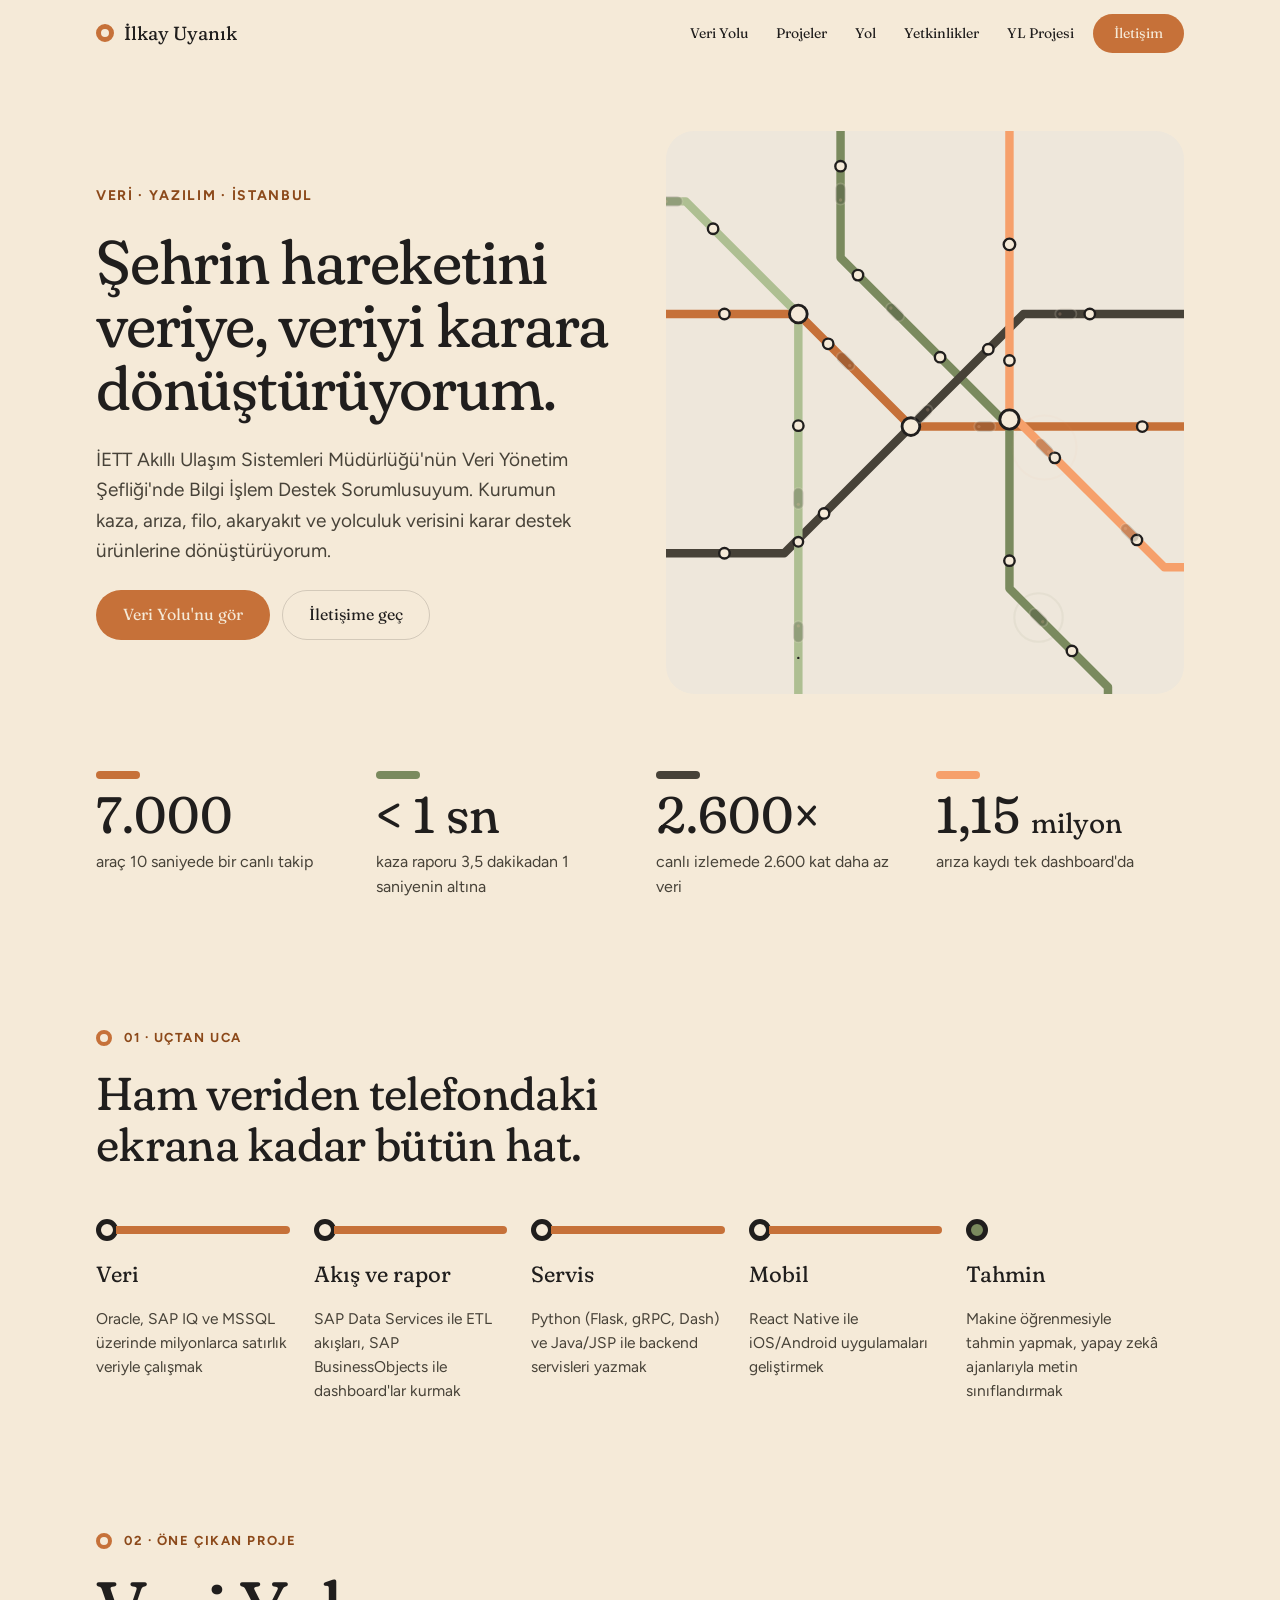
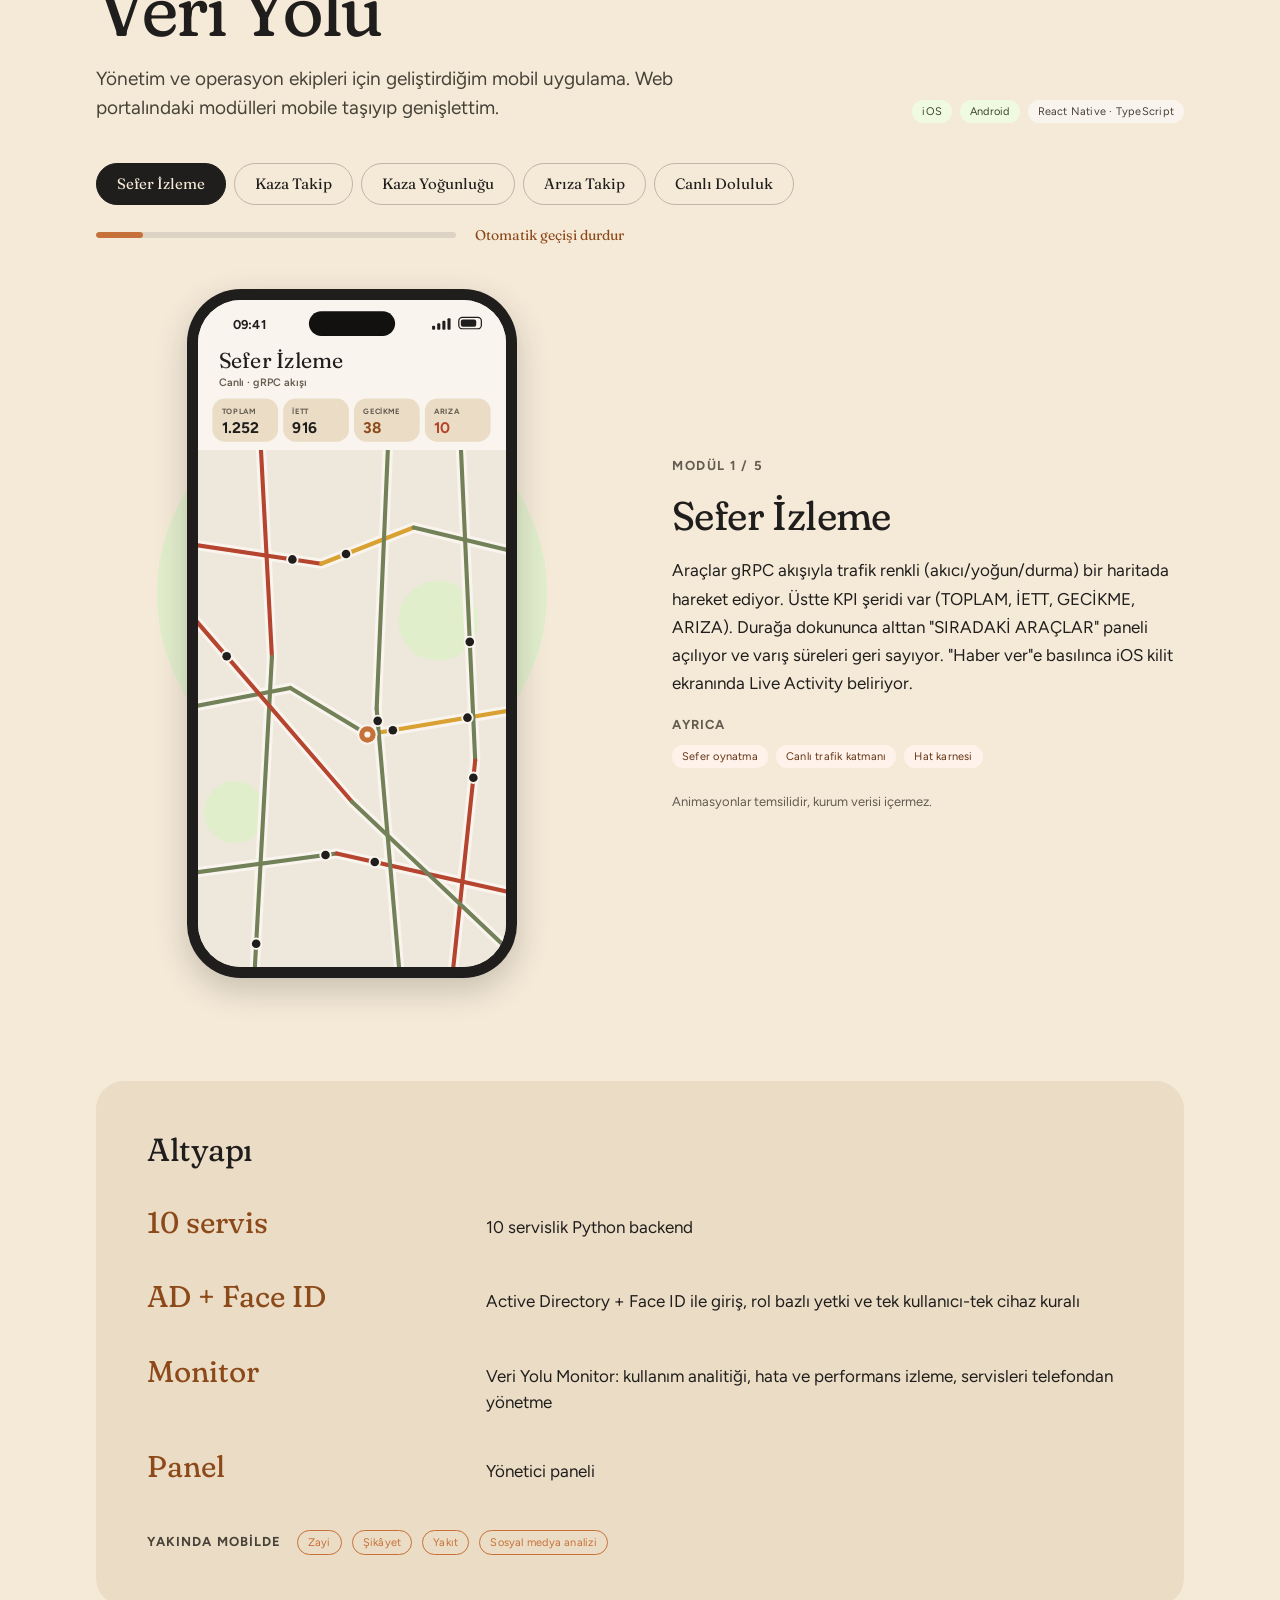
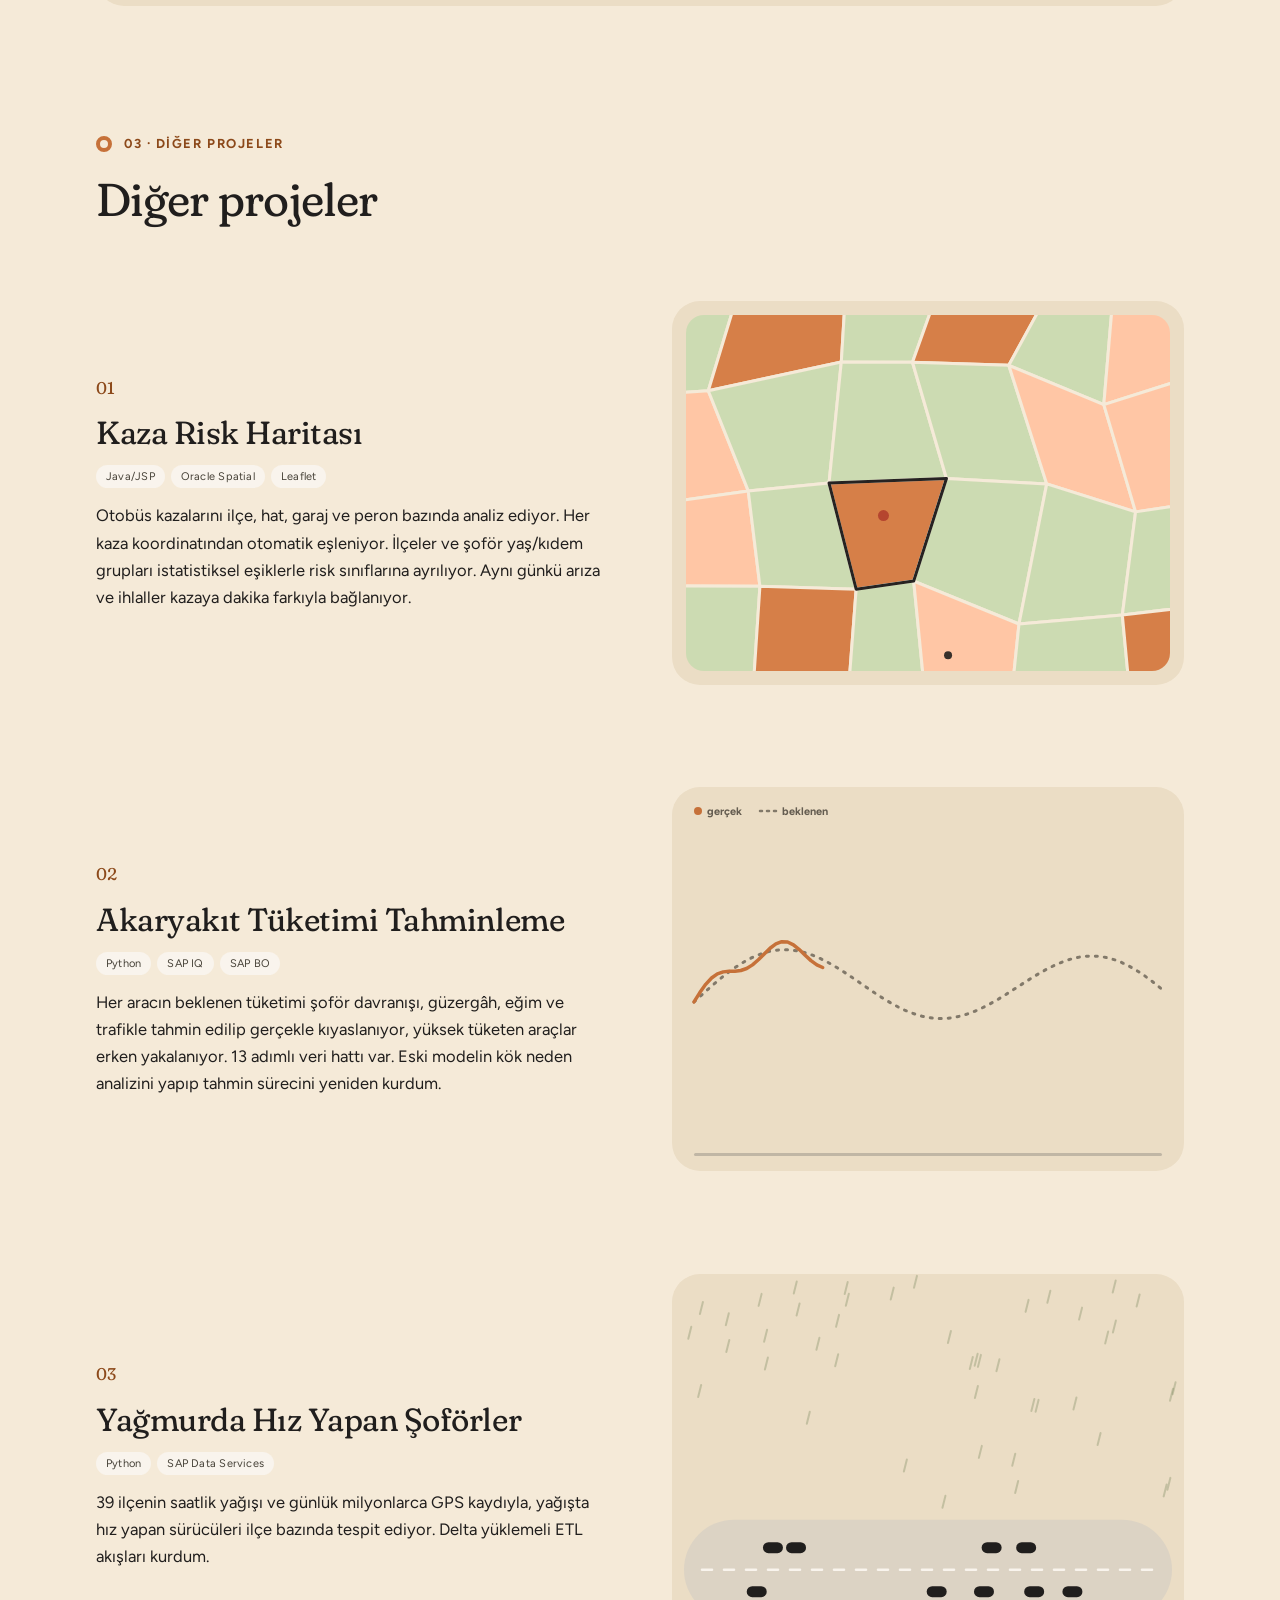
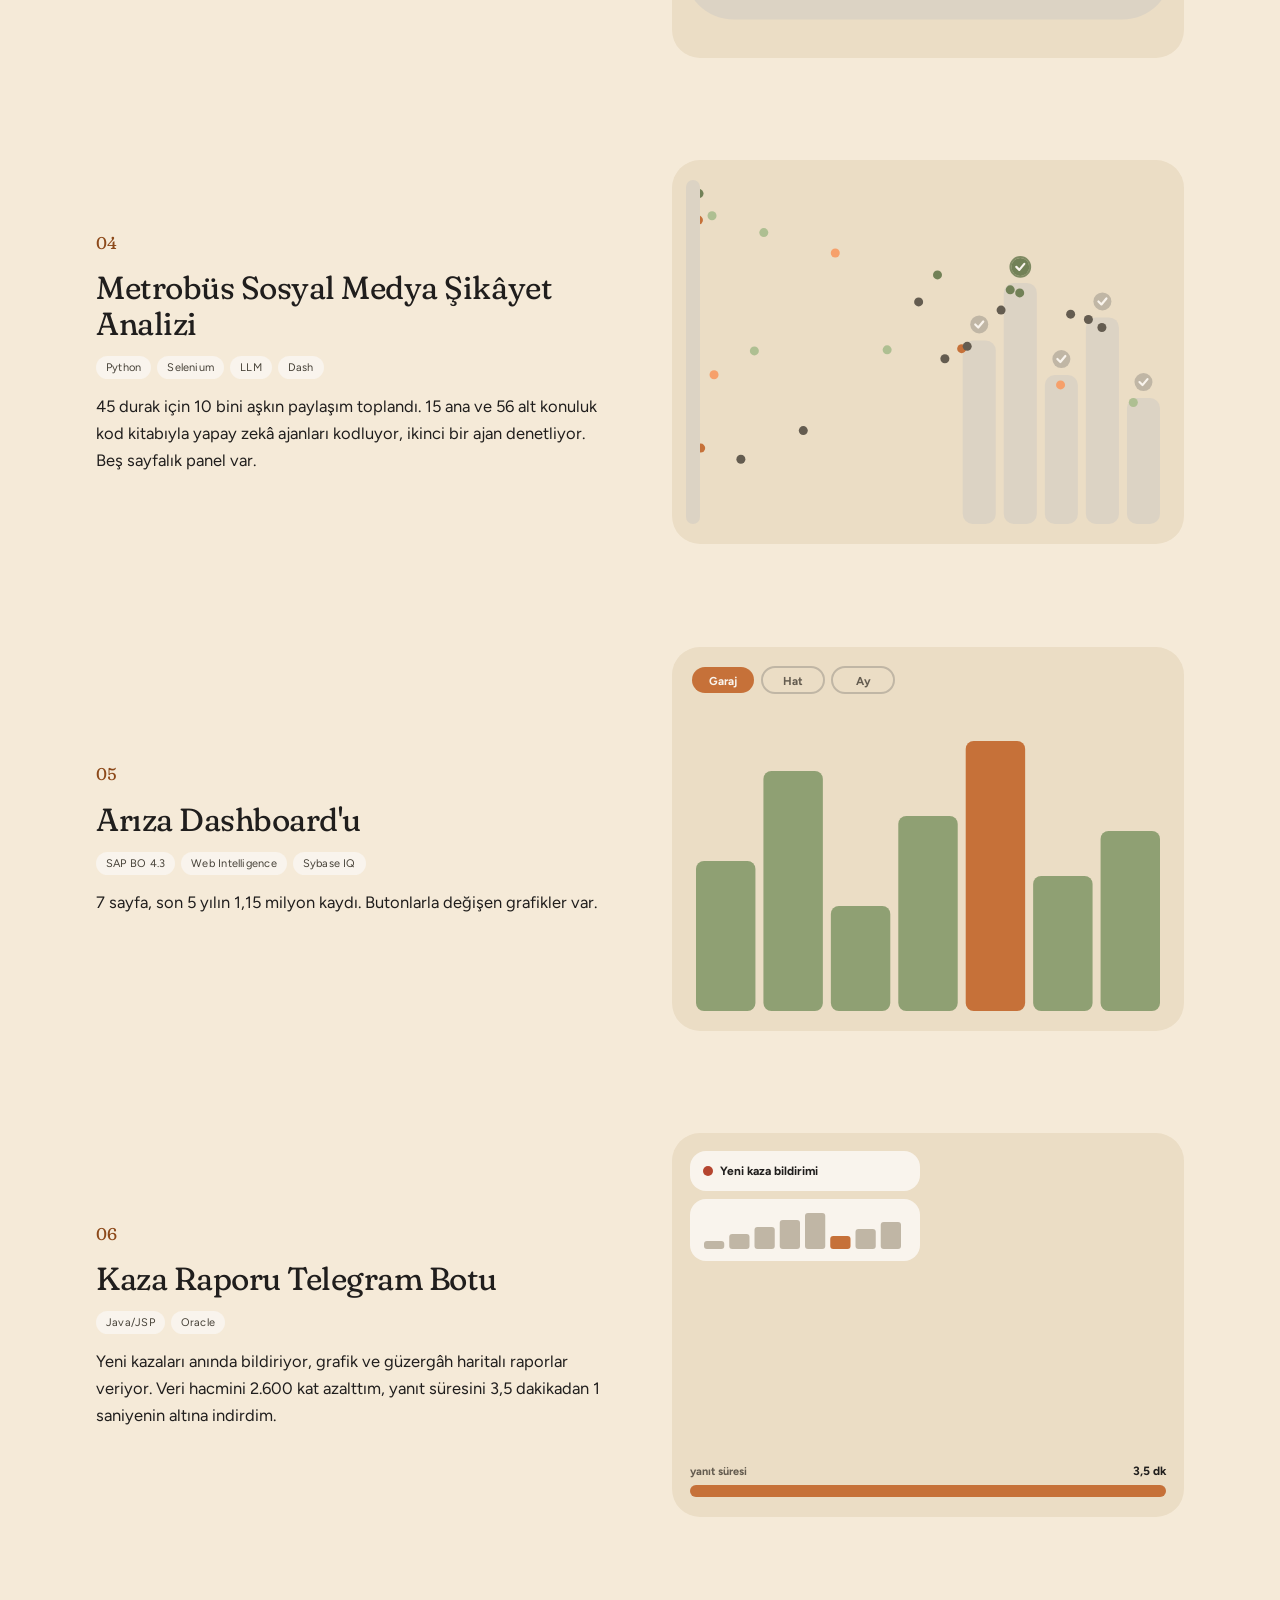
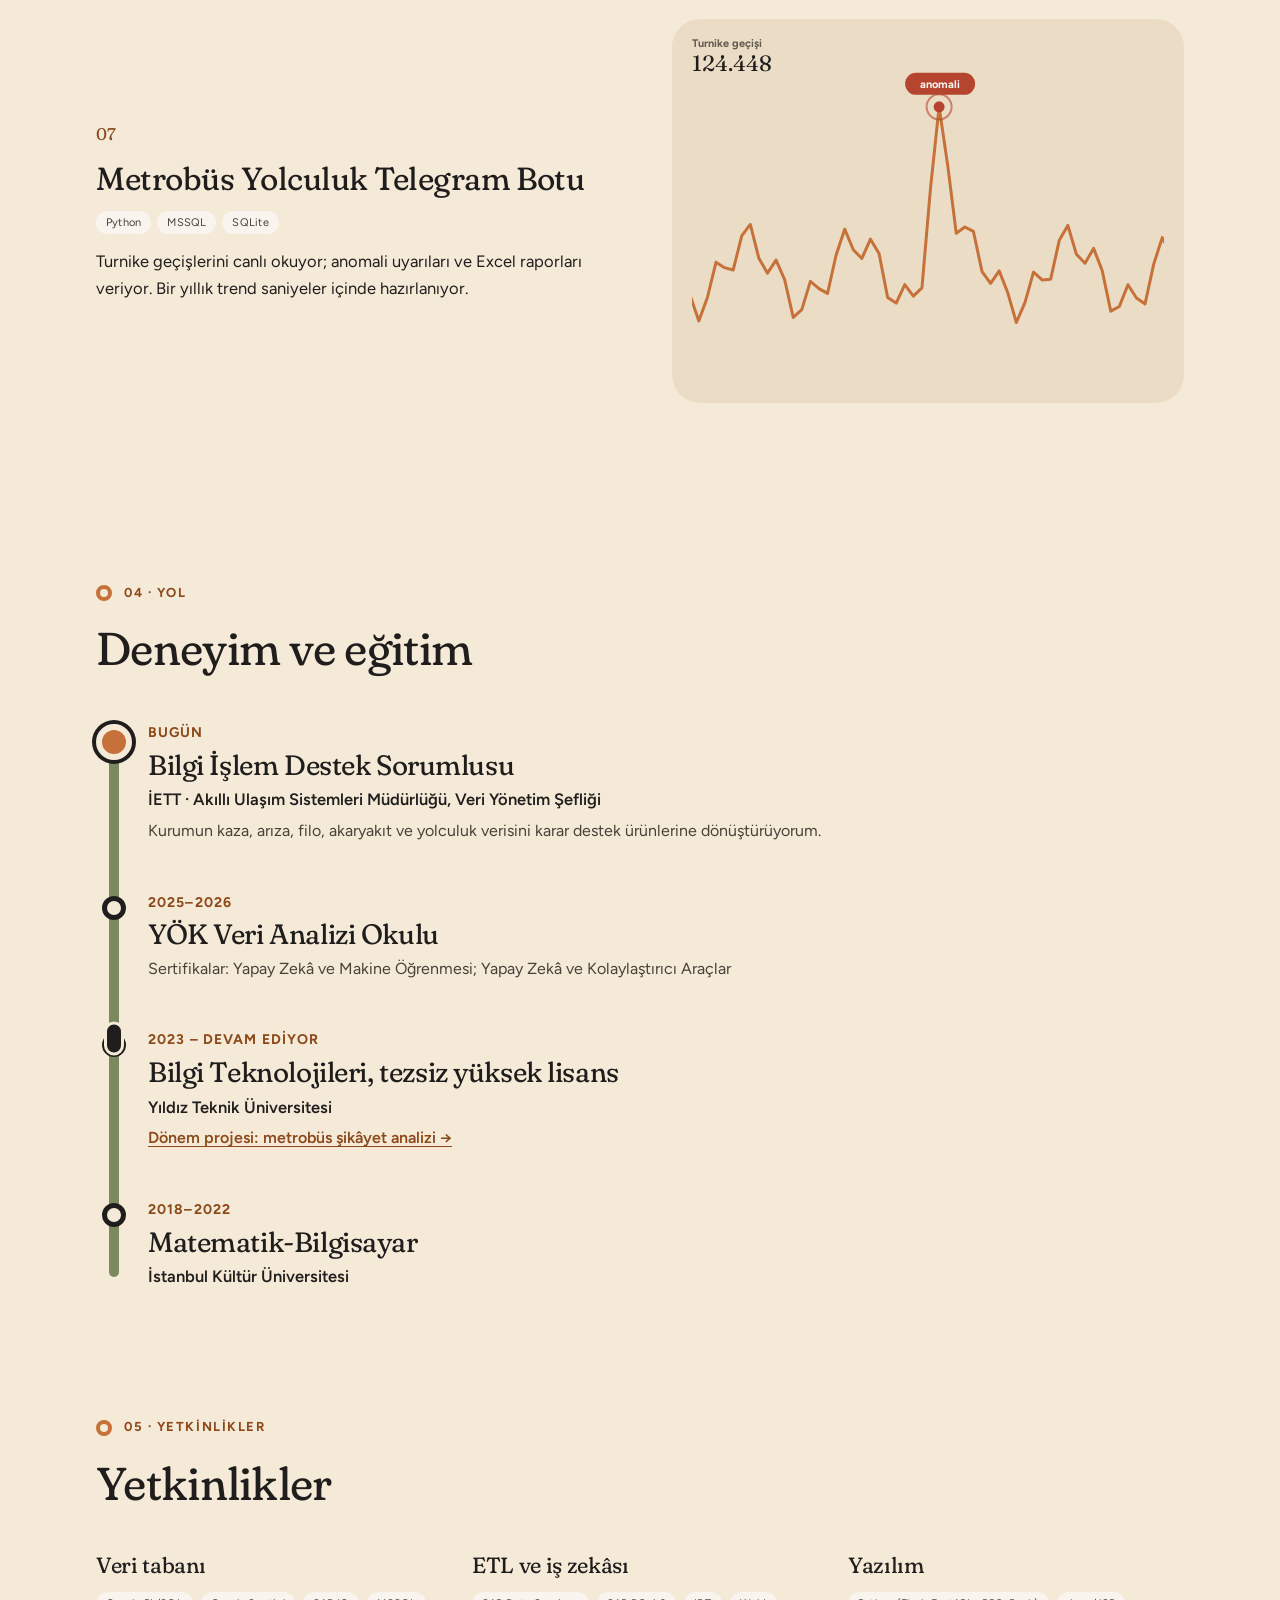
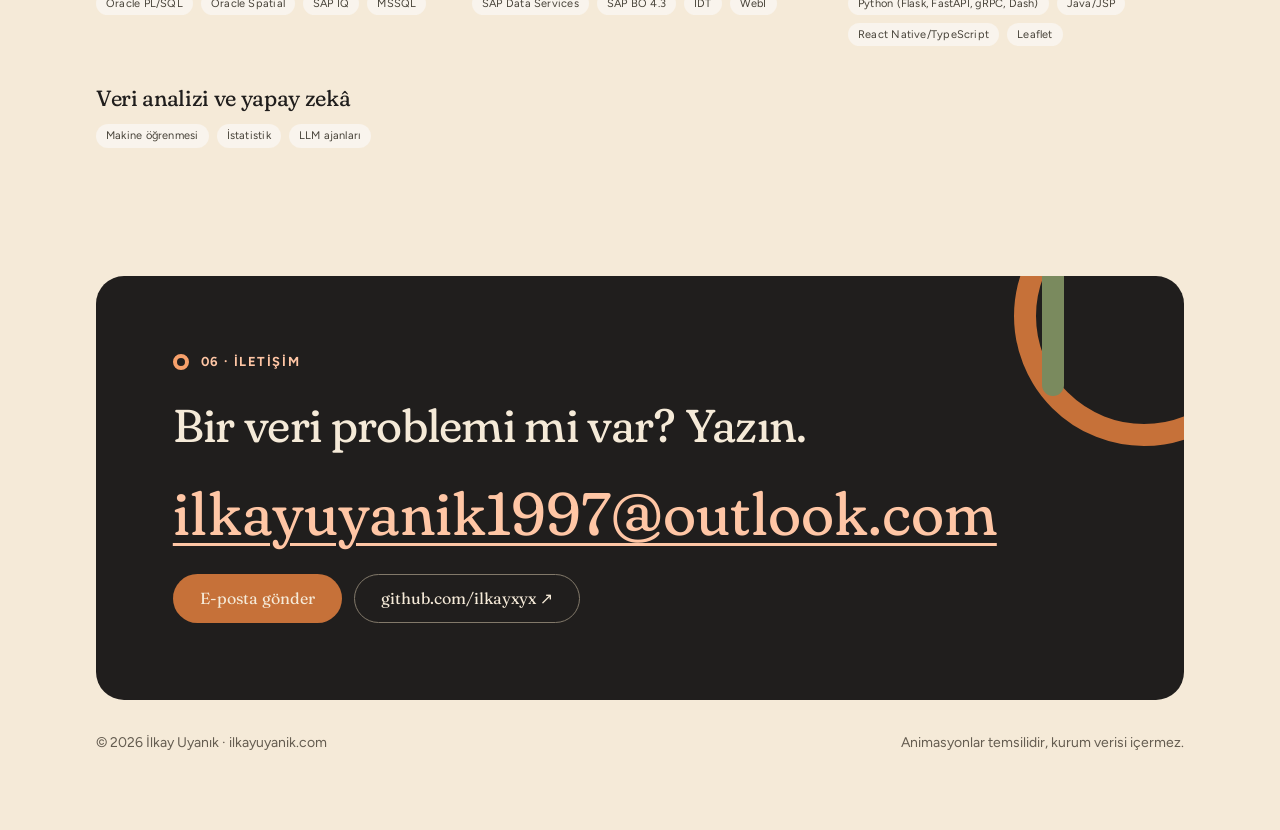
<file: index.html>
<!doctype html>
<html lang="tr">
<head>
<meta charset="utf-8">
<meta name="viewport" content="width=device-width, initial-scale=1">
<title>İlkay Uyanık — Veri ve şehir ulaşımı</title>
<meta name="description" content="İlkay Uyanık: İETT'nin kaza, arıza, filo, akaryakıt ve yolculuk verisini karar destek ürünlerine dönüştüren veri ve yazılım geliştiricisi.">
<meta property="og:title" content="İlkay Uyanık — Veri ve şehir ulaşımı">
<meta property="og:description" content="Şehrin hareketini veriye, veriyi karara dönüştürüyorum.">
<meta property="og:url" content="https://ilkayuyanik.com/">
<meta name="theme-color" content="#f5ead8">
<link rel="icon" href="data:image/svg+xml,%3Csvg xmlns='http://www.w3.org/2000/svg' viewBox='0 0 32 32'%3E%3Ccircle cx='16' cy='16' r='11' fill='%23f5ead8' stroke='%23c67139' stroke-width='6'/%3E%3C/svg%3E">
<link rel="stylesheet" href="assets/styles.css">
<style>
html{scroll-behavior:smooth;scroll-padding-top:84px}
body{margin:0;overflow-x:clip;-webkit-font-smoothing:antialiased;text-rendering:optimizeLegibility}
a{color:var(--color-accent-700)} a:hover{color:var(--color-accent-800)}
.btn{white-space:nowrap}
@media (prefers-reduced-motion: reduce){html{scroll-behavior:auto}}
body{background:var(--color-bg);color:var(--color-text)}
h1,h2,h3,[style*="--font-heading"]{font-variation-settings:'SOFT' 100,'WONK' 1}
.nav-wide{display:none}
@media (min-width:860px){.nav-wide{display:flex}}
.mail-link:hover{color:var(--color-accent-200) !important}
.gh-btn:hover{background:var(--color-neutral-800)}
[hidden]{display:none !important}
</style>
</head>
<body>
<nav aria-label="Ana menü" style="position:sticky;top:0;z-index:20;background:var(--color-bg)">
  <div style="max-width:1200px;margin:0 auto;padding:14px clamp(20px,5vw,56px);display:flex;align-items:center;justify-content:space-between;gap:20px">
    <a href="#top" style="display:flex;align-items:center;gap:10px;text-decoration:none;color:var(--color-text)">
      <span aria-hidden="true" style="width:18px;height:18px;border-radius:50%;border:5px solid var(--color-accent);background:var(--color-bg)"></span>
      <span style="font-family:var(--font-heading);font-size:19px">İlkay Uyanık</span>
    </a>
    <div style="display:flex;align-items:center;gap:6px">
      <div class="nav-wide" style="gap:2px">
          <a href="#veri-yolu" class="btn btn-ghost" style="color:var(--color-text);padding-inline:12px">Veri Yolu</a>
          <a href="#projeler" class="btn btn-ghost" style="color:var(--color-text);padding-inline:12px">Projeler</a>
          <a href="#yol" class="btn btn-ghost" style="color:var(--color-text);padding-inline:12px">Yol</a>
          <a href="#yetkinlikler" class="btn btn-ghost" style="color:var(--color-text);padding-inline:12px">Yetkinlikler</a>
          <a href="yl-proje/" class="btn btn-ghost" style="color:var(--color-text);padding-inline:12px">YL Projesi</a>
        </div>
      <a href="#iletisim" class="btn btn-primary" style="border-radius:999px;padding:10px 20px">İletişim</a>
    </div>
  </div>
</nav>

<main id="top">
  <section aria-labelledby="h-hero" style="max-width:1200px;margin:0 auto;padding:clamp(24px,5vw,64px) clamp(20px,5vw,56px) 0">
    <div style="display:grid;grid-template-columns:repeat(auto-fit,minmax(min(100%,440px),1fr));gap:clamp(28px,4vw,56px);align-items:center">
      <div style="display:flex;flex-direction:column;gap:24px;min-width:0">
        <span style="font-size:14px;font-weight:700;letter-spacing:.12em;text-transform:uppercase;color:var(--color-accent-700)">Veri · Yazılım · İstanbul</span>
        <h1 id="h-hero" style="margin:0;font-size:clamp(38px,4.8vw,68px);line-height:1.03;letter-spacing:-.02em;text-wrap:balance">Şehrin hareketini veriye, veriyi karara dönüştürüyorum.</h1>
        <p style="margin:0;font-size:clamp(17px,1.5vw,19px);line-height:1.6;color:var(--color-neutral-800);max-width:520px;text-wrap:pretty">İETT Akıllı Ulaşım Sistemleri Müdürlüğü'nün Veri Yönetim Şefliği'nde Bilgi İşlem Destek Sorumlusuyum. Kurumun kaza, arıza, filo, akaryakıt ve yolculuk verisini karar destek ürünlerine dönüştürüyorum.</p>
        <div style="display:flex;flex-wrap:wrap;gap:12px">
          <a href="#veri-yolu" class="btn btn-primary" style="border-radius:999px;padding:14px 26px;font-size:16px">Veri Yolu'nu gör</a>
          <a href="#iletisim" class="btn btn-secondary" style="border-radius:999px;padding:14px 26px;font-size:16px">İletişime geç</a>
        </div>
      </div>
      <div style="position:relative;min-width:0;height:clamp(320px,44vw,580px);border-radius:var(--radius-lg);overflow:hidden;background:var(--color-neutral-200)">
        <canvas id="heroRef" aria-hidden="true" style="position:absolute;inset:0;width:100%;height:100%;display:block"></canvas>
      </div>
    </div>

    <ul aria-label="Öne çıkan rakamlar" style="list-style:none;margin:clamp(48px,6vw,80px) 0 0;padding:0;display:grid;grid-template-columns:repeat(auto-fit,minmax(min(100%,230px),1fr));gap:36px 32px">
      <li style="display:flex;flex-direction:column;gap:10px">
        <span aria-hidden="true" style="width:44px;height:8px;border-radius:4px;background:var(--color-accent)"></span>
        <span style="font-family:var(--font-heading);font-size:clamp(38px,4vw,52px);line-height:1">7.000</span>
        <span style="font-size:16px;color:var(--color-neutral-800);max-width:240px">araç 10 saniyede bir canlı takip</span>
      </li>
      <li style="display:flex;flex-direction:column;gap:10px">
        <span aria-hidden="true" style="width:44px;height:8px;border-radius:4px;background:var(--color-accent-2)"></span>
        <span style="font-family:var(--font-heading);font-size:clamp(38px,4vw,52px);line-height:1">&lt; 1 sn</span>
        <span style="font-size:16px;color:var(--color-neutral-800);max-width:240px">kaza raporu 3,5 dakikadan 1 saniyenin altına</span>
      </li>
      <li style="display:flex;flex-direction:column;gap:10px">
        <span aria-hidden="true" style="width:44px;height:8px;border-radius:4px;background:var(--color-neutral-800)"></span>
        <span style="font-family:var(--font-heading);font-size:clamp(38px,4vw,52px);line-height:1">2.600×</span>
        <span style="font-size:16px;color:var(--color-neutral-800);max-width:240px">canlı izlemede 2.600 kat daha az veri</span>
      </li>
      <li style="display:flex;flex-direction:column;gap:10px">
        <span aria-hidden="true" style="width:44px;height:8px;border-radius:4px;background:var(--color-accent-400)"></span>
        <span style="font-family:var(--font-heading);font-size:clamp(38px,4vw,52px);line-height:1">1,15 <span style="font-size:.55em">milyon</span></span>
        <span style="font-size:16px;color:var(--color-neutral-800);max-width:240px">arıza kaydı tek dashboard'da</span>
      </li>
    </ul>
  </section>

  <section aria-labelledby="h-hat" style="max-width:1200px;margin:0 auto;padding:clamp(80px,10vw,140px) clamp(20px,5vw,56px) 0">
    <div style="display:flex;align-items:center;gap:12px;margin-bottom:20px"><span aria-hidden="true" style="width:16px;height:16px;border-radius:50%;border:4px solid var(--color-accent);background:var(--color-bg)"></span><span style="font-size:13px;font-weight:700;letter-spacing:.12em;text-transform:uppercase;color:var(--color-accent-700)">01 · Uçtan uca</span></div>
    <h2 id="h-hat" style="margin:0 0 48px;font-size:clamp(30px,3.6vw,46px);max-width:760px;text-wrap:balance">Ham veriden telefondaki ekrana kadar bütün hat.</h2>
    <ol style="list-style:none;margin:0;padding:0;display:grid;grid-template-columns:repeat(auto-fit,minmax(min(100%,200px),1fr));gap:36px 0">
      <li style="display:flex;flex-direction:column;gap:16px;padding-right:24px">
        <div aria-hidden="true" style="display:flex;align-items:center"><span style="flex:none;width:22px;height:22px;border-radius:50%;border:5px solid var(--color-text);background:var(--color-bg)"></span><span style="flex:1;height:8px;background:var(--color-accent);border-radius:0 4px 4px 0;margin-left:-2px"></span></div>
        <strong style="font-family:var(--font-heading);font-weight:400;font-size:22px">Veri</strong>
        <span style="font-size:15.5px;color:var(--color-neutral-800);text-wrap:pretty">Oracle, SAP IQ ve MSSQL üzerinde milyonlarca satırlık veriyle çalışmak</span>
      </li>
      <li style="display:flex;flex-direction:column;gap:16px;padding-right:24px">
        <div aria-hidden="true" style="display:flex;align-items:center"><span style="flex:none;width:22px;height:22px;border-radius:50%;border:5px solid var(--color-text);background:var(--color-bg)"></span><span style="flex:1;height:8px;background:var(--color-accent);border-radius:0 4px 4px 0;margin-left:-2px"></span></div>
        <strong style="font-family:var(--font-heading);font-weight:400;font-size:22px">Akış ve rapor</strong>
        <span style="font-size:15.5px;color:var(--color-neutral-800);text-wrap:pretty">SAP Data Services ile ETL akışları, SAP BusinessObjects ile dashboard'lar kurmak</span>
      </li>
      <li style="display:flex;flex-direction:column;gap:16px;padding-right:24px">
        <div aria-hidden="true" style="display:flex;align-items:center"><span style="flex:none;width:22px;height:22px;border-radius:50%;border:5px solid var(--color-text);background:var(--color-bg)"></span><span style="flex:1;height:8px;background:var(--color-accent);border-radius:0 4px 4px 0;margin-left:-2px"></span></div>
        <strong style="font-family:var(--font-heading);font-weight:400;font-size:22px">Servis</strong>
        <span style="font-size:15.5px;color:var(--color-neutral-800);text-wrap:pretty">Python (Flask, gRPC, Dash) ve Java/JSP ile backend servisleri yazmak</span>
      </li>
      <li style="display:flex;flex-direction:column;gap:16px;padding-right:24px">
        <div aria-hidden="true" style="display:flex;align-items:center"><span style="flex:none;width:22px;height:22px;border-radius:50%;border:5px solid var(--color-text);background:var(--color-bg)"></span><span style="flex:1;height:8px;background:var(--color-accent);border-radius:0 4px 4px 0;margin-left:-2px"></span></div>
        <strong style="font-family:var(--font-heading);font-weight:400;font-size:22px">Mobil</strong>
        <span style="font-size:15.5px;color:var(--color-neutral-800);text-wrap:pretty">React Native ile iOS/Android uygulamaları geliştirmek</span>
      </li>
      <li style="display:flex;flex-direction:column;gap:16px;padding-right:24px">
        <div aria-hidden="true" style="display:flex;align-items:center"><span style="flex:none;width:22px;height:22px;border-radius:50%;border:5px solid var(--color-text);background:var(--color-accent-2)"></span></div>
        <strong style="font-family:var(--font-heading);font-weight:400;font-size:22px">Tahmin</strong>
        <span style="font-size:15.5px;color:var(--color-neutral-800);text-wrap:pretty">Makine öğrenmesiyle tahmin yapmak, yapay zekâ ajanlarıyla metin sınıflandırmak</span>
      </li>
    </ol>
  </section>

  <section id="veri-yolu" aria-labelledby="h-vy" style="max-width:1200px;margin:0 auto;padding:clamp(80px,10vw,140px) clamp(20px,5vw,56px) 0">
    <div style="display:flex;align-items:center;gap:12px;margin-bottom:20px"><span aria-hidden="true" style="width:16px;height:16px;border-radius:50%;border:4px solid var(--color-accent);background:var(--color-bg)"></span><span style="font-size:13px;font-weight:700;letter-spacing:.12em;text-transform:uppercase;color:var(--color-accent-700)">02 · Öne çıkan proje</span></div>
    <div style="display:flex;flex-wrap:wrap;align-items:flex-end;justify-content:space-between;gap:20px 48px;margin-bottom:40px">
      <div style="display:flex;flex-direction:column;gap:16px;max-width:640px">
        <h2 id="h-vy" style="margin:0;font-size:clamp(44px,6vw,84px);line-height:1">Veri Yolu</h2>
        <p style="margin:0;font-size:clamp(17px,1.5vw,19px);color:var(--color-neutral-800);text-wrap:pretty">Yönetim ve operasyon ekipleri için geliştirdiğim mobil uygulama. Web portalındaki modülleri mobile taşıyıp genişlettim.</p>
      </div>
      <div style="display:flex;gap:8px;flex-wrap:wrap"><span class="tag tag-accent-2">iOS</span><span class="tag tag-accent-2">Android</span><span class="tag tag-neutral">React Native · TypeScript</span></div>
    </div>

    <div role="tablist" aria-label="Veri Yolu modülleri" style="display:flex;flex-wrap:wrap;gap:8px;margin-bottom:12px">
      <button type="button" role="tab" id="vy-tab-0" data-i="0" aria-selected="true" aria-controls="vy-panel" class="btn btn-secondary vy-tab" style="border-radius:999px;padding:11px 20px;font-size:15px">Sefer İzleme</button>
        <button type="button" role="tab" id="vy-tab-1" data-i="1" aria-selected="false" aria-controls="vy-panel" class="btn btn-secondary vy-tab" style="border-radius:999px;padding:11px 20px;font-size:15px">Kaza Takip</button>
        <button type="button" role="tab" id="vy-tab-2" data-i="2" aria-selected="false" aria-controls="vy-panel" class="btn btn-secondary vy-tab" style="border-radius:999px;padding:11px 20px;font-size:15px">Kaza Yoğunluğu</button>
        <button type="button" role="tab" id="vy-tab-3" data-i="3" aria-selected="false" aria-controls="vy-panel" class="btn btn-secondary vy-tab" style="border-radius:999px;padding:11px 20px;font-size:15px">Arıza Takip</button>
        <button type="button" role="tab" id="vy-tab-4" data-i="4" aria-selected="false" aria-controls="vy-panel" class="btn btn-secondary vy-tab" style="border-radius:999px;padding:11px 20px;font-size:15px">Canlı Doluluk</button>
    </div>
    <div style="display:flex;align-items:center;gap:14px;min-height:36px;margin-bottom:36px">
      <div aria-hidden="true" style="flex:1;max-width:360px;height:6px;border-radius:3px;background:var(--color-neutral-300);overflow:hidden"><div id="progRef" style="height:100%;width:0%;border-radius:3px;background:var(--color-accent)"></div></div>
      <button type="button" id="vy-auto" class="btn btn-ghost" style="font-size:14px;color:var(--color-accent-700)">Otomatik geçişi durdur</button>
    </div>

    <div style="display:grid;grid-template-columns:repeat(auto-fit,minmax(min(100%,340px),1fr));gap:clamp(36px,5vw,72px);align-items:center">
      <div style="display:flex;justify-content:center;min-width:0">
        <div style="position:relative;width:min(330px,86vw)">
          <div aria-hidden="true" style="position:absolute;width:118%;aspect-ratio:1;border-radius:50%;background:var(--color-accent-2-200);left:-9%;top:16%"></div>
          <div style="position:relative;padding:11px;background:var(--color-text);border-radius:54px;box-shadow:var(--shadow-lg)">
            <canvas id="phoneRef" role="img" aria-label="Veri Yolu uygulaması, Sefer İzleme ekranı animasyonu" style="display:block;width:100%;aspect-ratio:300/650;border-radius:43px;background:var(--color-neutral-100)"></canvas>
          </div>
        </div>
      </div>
      <div id="vy-panel" role="tabpanel" aria-labelledby="vy-tab-0" aria-live="polite" style="display:flex;flex-direction:column;gap:18px;min-width:0;max-width:520px">
        <span style="font-size:13px;font-weight:700;letter-spacing:.12em;text-transform:uppercase;color:var(--color-neutral-700)" id="vy-num">Modül 1 / 5</span>
        <h3 style="margin:0;font-size:clamp(30px,3.2vw,40px)" id="vy-label">Sefer İzleme</h3>
        <p style="margin:0;font-size:17px;line-height:1.65;text-wrap:pretty" id="vy-desc"></p>
        <div id="vy-extra-wrap" style="display:flex;flex-direction:column;gap:10px">
            <span style="font-size:13px;font-weight:700;letter-spacing:.08em;text-transform:uppercase;color:var(--color-neutral-700)">Ayrıca</span>
            <div id="vy-extra" style="display:flex;flex-wrap:wrap;gap:8px"></div>
          </div>
        <p id="vy-credit" hidden style="margin:0;padding:14px 20px;border-radius:var(--radius-md);background:var(--color-accent-2-200);color:var(--color-accent-2-900);font-size:15px"></p>
        <p style="margin:6px 0 0;font-size:13px;color:var(--color-neutral-700)">Animasyonlar temsilidir, kurum verisi içermez.</p>
      </div>
    </div>

    <div style="margin-top:clamp(64px,8vw,104px);background:var(--color-surface);border-radius:var(--radius-lg);padding:clamp(28px,4vw,56px)">
      <h3 style="margin:0 0 32px;font-size:clamp(26px,2.6vw,32px)">Altyapı</h3>
      <div style="display:flex;flex-direction:column;gap:28px">
        <div style="display:grid;grid-template-columns:repeat(auto-fit,minmax(min(100%,220px),1fr));gap:6px 32px;align-items:baseline">
          <span style="font-family:var(--font-heading);font-size:30px;color:var(--color-accent-700)">10 servis</span>
          <span style="font-size:17px;grid-column:span 2">10 servislik Python backend</span>
        </div>
        <div style="display:grid;grid-template-columns:repeat(auto-fit,minmax(min(100%,220px),1fr));gap:6px 32px;align-items:baseline">
          <span style="font-family:var(--font-heading);font-size:30px;color:var(--color-accent-700)">AD + Face ID</span>
          <span style="font-size:17px;grid-column:span 2">Active Directory + Face ID ile giriş, rol bazlı yetki ve tek kullanıcı-tek cihaz kuralı</span>
        </div>
        <div style="display:grid;grid-template-columns:repeat(auto-fit,minmax(min(100%,220px),1fr));gap:6px 32px;align-items:baseline">
          <span style="font-family:var(--font-heading);font-size:30px;color:var(--color-accent-700)">Monitor</span>
          <span style="font-size:17px;grid-column:span 2">Veri Yolu Monitor: kullanım analitiği, hata ve performans izleme, servisleri telefondan yönetme</span>
        </div>
        <div style="display:grid;grid-template-columns:repeat(auto-fit,minmax(min(100%,220px),1fr));gap:6px 32px;align-items:baseline">
          <span style="font-family:var(--font-heading);font-size:30px;color:var(--color-accent-700)">Panel</span>
          <span style="font-size:17px;grid-column:span 2">Yönetici paneli</span>
        </div>
      </div>
      <div style="display:flex;flex-wrap:wrap;align-items:center;gap:10px;margin-top:40px">
        <span style="font-size:13px;font-weight:700;letter-spacing:.08em;text-transform:uppercase;color:var(--color-neutral-800);margin-right:6px">Yakında mobilde</span>
        <span class="tag tag-outline">Zayi</span><span class="tag tag-outline">Şikâyet</span><span class="tag tag-outline">Yakıt</span><span class="tag tag-outline">Sosyal medya analizi</span>
      </div>
    </div>
  </section>

  <section id="projeler" aria-labelledby="h-pr" style="max-width:1200px;margin:0 auto;padding:clamp(80px,10vw,140px) clamp(20px,5vw,56px) 0">
    <div style="display:flex;align-items:center;gap:12px;margin-bottom:20px"><span aria-hidden="true" style="width:16px;height:16px;border-radius:50%;border:4px solid var(--color-accent);background:var(--color-bg)"></span><span style="font-size:13px;font-weight:700;letter-spacing:.12em;text-transform:uppercase;color:var(--color-accent-700)">03 · Diğer projeler</span></div>
    <h2 id="h-pr" style="margin:0 0 24px;font-size:clamp(30px,3.6vw,46px)">Diğer projeler</h2>
    <div style="display:flex;flex-direction:column">

      <article style="display:grid;grid-template-columns:repeat(auto-fit,minmax(min(100%,340px),1fr));gap:28px clamp(32px,5vw,72px);align-items:center;padding-block:clamp(32px,4vw,52px)">
        <div style="display:flex;flex-direction:column;gap:14px;min-width:0">
          <span style="font-family:var(--font-heading);font-size:17px;color:var(--color-accent-700)">01</span>
          <h3 style="margin:0;font-size:clamp(26px,2.6vw,32px)">Kaza Risk Haritası</h3>
          <div style="display:flex;flex-wrap:wrap;gap:6px"><span class="tag tag-neutral">Java/JSP</span><span class="tag tag-neutral">Oracle Spatial</span><span class="tag tag-neutral">Leaflet</span></div>
          <p style="margin:0;font-size:16.5px;line-height:1.65;text-wrap:pretty">Otobüs kazalarını ilçe, hat, garaj ve peron bazında analiz ediyor. Her kaza koordinatından otomatik eşleniyor. İlçeler ve şoför yaş/kıdem grupları istatistiksel eşiklerle risk sınıflarına ayrılıyor. Aynı günkü arıza ve ihlaller kazaya dakika farkıyla bağlanıyor.</p>
        </div>
        <div style="position:relative;aspect-ratio:4/3;border-radius:var(--radius-lg);background:var(--color-surface);overflow:hidden;min-width:0"><canvas id="pr0" aria-hidden="true" style="position:absolute;inset:0;width:100%;height:100%"></canvas></div>
      </article>

      <article style="display:grid;grid-template-columns:repeat(auto-fit,minmax(min(100%,340px),1fr));gap:28px clamp(32px,5vw,72px);align-items:center;padding-block:clamp(32px,4vw,52px)">
        <div style="display:flex;flex-direction:column;gap:14px;min-width:0">
          <span style="font-family:var(--font-heading);font-size:17px;color:var(--color-accent-700)">02</span>
          <h3 style="margin:0;font-size:clamp(26px,2.6vw,32px)">Akaryakıt Tüketimi Tahminleme</h3>
          <div style="display:flex;flex-wrap:wrap;gap:6px"><span class="tag tag-neutral">Python</span><span class="tag tag-neutral">SAP IQ</span><span class="tag tag-neutral">SAP BO</span></div>
          <p style="margin:0;font-size:16.5px;line-height:1.65;text-wrap:pretty">Her aracın beklenen tüketimi şoför davranışı, güzergâh, eğim ve trafikle tahmin edilip gerçekle kıyaslanıyor, yüksek tüketen araçlar erken yakalanıyor. 13 adımlı veri hattı var. Eski modelin kök neden analizini yapıp tahmin sürecini yeniden kurdum.</p>
        </div>
        <div style="position:relative;aspect-ratio:4/3;border-radius:var(--radius-lg);background:var(--color-surface);overflow:hidden;min-width:0"><canvas id="pr1" aria-hidden="true" style="position:absolute;inset:0;width:100%;height:100%"></canvas></div>
      </article>

      <article style="display:grid;grid-template-columns:repeat(auto-fit,minmax(min(100%,340px),1fr));gap:28px clamp(32px,5vw,72px);align-items:center;padding-block:clamp(32px,4vw,52px)">
        <div style="display:flex;flex-direction:column;gap:14px;min-width:0">
          <span style="font-family:var(--font-heading);font-size:17px;color:var(--color-accent-700)">03</span>
          <h3 style="margin:0;font-size:clamp(26px,2.6vw,32px)">Yağmurda Hız Yapan Şoförler</h3>
          <div style="display:flex;flex-wrap:wrap;gap:6px"><span class="tag tag-neutral">Python</span><span class="tag tag-neutral">SAP Data Services</span></div>
          <p style="margin:0;font-size:16.5px;line-height:1.65;text-wrap:pretty">39 ilçenin saatlik yağışı ve günlük milyonlarca GPS kaydıyla, yağışta hız yapan sürücüleri ilçe bazında tespit ediyor. Delta yüklemeli ETL akışları kurdum.</p>
        </div>
        <div style="position:relative;aspect-ratio:4/3;border-radius:var(--radius-lg);background:var(--color-surface);overflow:hidden;min-width:0"><canvas id="pr2" aria-hidden="true" style="position:absolute;inset:0;width:100%;height:100%"></canvas></div>
      </article>

      <article style="display:grid;grid-template-columns:repeat(auto-fit,minmax(min(100%,340px),1fr));gap:28px clamp(32px,5vw,72px);align-items:center;padding-block:clamp(32px,4vw,52px)">
        <div style="display:flex;flex-direction:column;gap:14px;min-width:0">
          <span style="font-family:var(--font-heading);font-size:17px;color:var(--color-accent-700)">04</span>
          <h3 style="margin:0;font-size:clamp(26px,2.6vw,32px)">Metrobüs Sosyal Medya Şikâyet Analizi</h3>
          <div style="display:flex;flex-wrap:wrap;gap:6px"><span class="tag tag-neutral">Python</span><span class="tag tag-neutral">Selenium</span><span class="tag tag-neutral">LLM</span><span class="tag tag-neutral">Dash</span></div>
          <p style="margin:0;font-size:16.5px;line-height:1.65;text-wrap:pretty">45 durak için 10 bini aşkın paylaşım toplandı. 15 ana ve 56 alt konuluk kod kitabıyla yapay zekâ ajanları kodluyor, ikinci bir ajan denetliyor. Beş sayfalık panel var.</p>
        </div>
        <div style="position:relative;aspect-ratio:4/3;border-radius:var(--radius-lg);background:var(--color-surface);overflow:hidden;min-width:0"><canvas id="pr3" aria-hidden="true" style="position:absolute;inset:0;width:100%;height:100%"></canvas></div>
      </article>

      <article style="display:grid;grid-template-columns:repeat(auto-fit,minmax(min(100%,340px),1fr));gap:28px clamp(32px,5vw,72px);align-items:center;padding-block:clamp(32px,4vw,52px)">
        <div style="display:flex;flex-direction:column;gap:14px;min-width:0">
          <span style="font-family:var(--font-heading);font-size:17px;color:var(--color-accent-700)">05</span>
          <h3 style="margin:0;font-size:clamp(26px,2.6vw,32px)">Arıza Dashboard'u</h3>
          <div style="display:flex;flex-wrap:wrap;gap:6px"><span class="tag tag-neutral">SAP BO 4.3</span><span class="tag tag-neutral">Web Intelligence</span><span class="tag tag-neutral">Sybase IQ</span></div>
          <p style="margin:0;font-size:16.5px;line-height:1.65;text-wrap:pretty">7 sayfa, son 5 yılın 1,15 milyon kaydı. Butonlarla değişen grafikler var.</p>
        </div>
        <div style="position:relative;aspect-ratio:4/3;border-radius:var(--radius-lg);background:var(--color-surface);overflow:hidden;min-width:0"><canvas id="pr4" aria-hidden="true" style="position:absolute;inset:0;width:100%;height:100%"></canvas></div>
      </article>

      <article style="display:grid;grid-template-columns:repeat(auto-fit,minmax(min(100%,340px),1fr));gap:28px clamp(32px,5vw,72px);align-items:center;padding-block:clamp(32px,4vw,52px)">
        <div style="display:flex;flex-direction:column;gap:14px;min-width:0">
          <span style="font-family:var(--font-heading);font-size:17px;color:var(--color-accent-700)">06</span>
          <h3 style="margin:0;font-size:clamp(26px,2.6vw,32px)">Kaza Raporu Telegram Botu</h3>
          <div style="display:flex;flex-wrap:wrap;gap:6px"><span class="tag tag-neutral">Java/JSP</span><span class="tag tag-neutral">Oracle</span></div>
          <p style="margin:0;font-size:16.5px;line-height:1.65;text-wrap:pretty">Yeni kazaları anında bildiriyor, grafik ve güzergâh haritalı raporlar veriyor. Veri hacmini 2.600 kat azalttım, yanıt süresini 3,5 dakikadan 1 saniyenin altına indirdim.</p>
        </div>
        <div style="position:relative;aspect-ratio:4/3;border-radius:var(--radius-lg);background:var(--color-surface);overflow:hidden;min-width:0"><canvas id="pr5" aria-hidden="true" style="position:absolute;inset:0;width:100%;height:100%"></canvas></div>
      </article>

      <article style="display:grid;grid-template-columns:repeat(auto-fit,minmax(min(100%,340px),1fr));gap:28px clamp(32px,5vw,72px);align-items:center;padding-block:clamp(32px,4vw,52px)">
        <div style="display:flex;flex-direction:column;gap:14px;min-width:0">
          <span style="font-family:var(--font-heading);font-size:17px;color:var(--color-accent-700)">07</span>
          <h3 style="margin:0;font-size:clamp(26px,2.6vw,32px)">Metrobüs Yolculuk Telegram Botu</h3>
          <div style="display:flex;flex-wrap:wrap;gap:6px"><span class="tag tag-neutral">Python</span><span class="tag tag-neutral">MSSQL</span><span class="tag tag-neutral">SQLite</span></div>
          <p style="margin:0;font-size:16.5px;line-height:1.65;text-wrap:pretty">Turnike geçişlerini canlı okuyor; anomali uyarıları ve Excel raporları veriyor. Bir yıllık trend saniyeler içinde hazırlanıyor.</p>
        </div>
        <div style="position:relative;aspect-ratio:4/3;border-radius:var(--radius-lg);background:var(--color-surface);overflow:hidden;min-width:0"><canvas id="pr6" aria-hidden="true" style="position:absolute;inset:0;width:100%;height:100%"></canvas></div>
      </article>

    </div>
  </section>

  <section id="yol" aria-labelledby="h-yol" style="max-width:1200px;margin:0 auto;padding:clamp(80px,10vw,140px) clamp(20px,5vw,56px) 0">
    <div style="display:flex;align-items:center;gap:12px;margin-bottom:20px"><span aria-hidden="true" style="width:16px;height:16px;border-radius:50%;border:4px solid var(--color-accent);background:var(--color-bg)"></span><span style="font-size:13px;font-weight:700;letter-spacing:.12em;text-transform:uppercase;color:var(--color-accent-700)">04 · Yol</span></div>
    <h2 id="h-yol" style="margin:0 0 48px;font-size:clamp(30px,3.6vw,46px)">Deneyim ve eğitim</h2>
    <div style="position:relative;max-width:760px">
    <div aria-hidden="true" style="position:absolute;left:13px;top:12px;bottom:12px;width:10px;border-radius:5px;background:var(--color-accent-2)"></div>
    <div id="tlDot" aria-hidden="true" style="position:absolute;left:8px;top:12px;width:20px;height:34px;border-radius:10px;background:var(--color-text);border:3px solid var(--color-bg);z-index:1"></div>
    <ol style="list-style:none;margin:0;padding:0 0 0 52px;display:flex;flex-direction:column;gap:48px">
      <li style="position:relative;display:flex;flex-direction:column;gap:6px">
        <span aria-hidden="true" style="position:absolute;left:-52px;top:2px;width:36px;height:36px;border-radius:50%;background:var(--color-accent);border:6px solid var(--color-bg);box-shadow:0 0 0 4px var(--color-text)"></span>
        <span style="font-size:14px;font-weight:700;letter-spacing:.08em;text-transform:uppercase;color:var(--color-accent-700)">Bugün</span>
        <h3 style="margin:0;font-size:clamp(22px,2.2vw,28px)">Bilgi İşlem Destek Sorumlusu</h3>
        <span style="font-size:16.5px;font-weight:600">İETT · Akıllı Ulaşım Sistemleri Müdürlüğü, Veri Yönetim Şefliği</span>
        <span style="font-size:16px;color:var(--color-neutral-800)">Kurumun kaza, arıza, filo, akaryakıt ve yolculuk verisini karar destek ürünlerine dönüştürüyorum.</span>
      </li>
      <li style="position:relative;display:flex;flex-direction:column;gap:6px">
        <span aria-hidden="true" style="position:absolute;left:-46px;top:4px;width:24px;height:24px;border-radius:50%;background:var(--color-bg);border:5px solid var(--color-text)"></span>
        <span style="font-size:14px;font-weight:700;letter-spacing:.08em;text-transform:uppercase;color:var(--color-accent-700)">2025–2026</span>
        <h3 style="margin:0;font-size:clamp(22px,2.2vw,28px)">YÖK Veri Analizi Okulu</h3>
        <span style="font-size:16px;color:var(--color-neutral-800)">Sertifikalar: Yapay Zekâ ve Makine Öğrenmesi; Yapay Zekâ ve Kolaylaştırıcı Araçlar</span>
      </li>
      <li style="position:relative;display:flex;flex-direction:column;gap:6px">
        <span aria-hidden="true" style="position:absolute;left:-46px;top:4px;width:24px;height:24px;border-radius:50%;background:var(--color-bg);border:5px solid var(--color-text)"></span>
        <span style="font-size:14px;font-weight:700;letter-spacing:.08em;text-transform:uppercase;color:var(--color-accent-700)">2023 – devam ediyor</span>
        <h3 style="margin:0;font-size:clamp(22px,2.2vw,28px)">Bilgi Teknolojileri, tezsiz yüksek lisans</h3>
        <span style="font-size:16.5px;font-weight:600">Yıldız Teknik Üniversitesi</span>
        <a href="yl-proje/" style="font-size:16px;font-weight:600;width:fit-content">Dönem projesi: metrobüs şikâyet analizi →</a>
      </li>
      <li style="position:relative;display:flex;flex-direction:column;gap:6px">
        <span aria-hidden="true" style="position:absolute;left:-46px;top:4px;width:24px;height:24px;border-radius:50%;background:var(--color-bg);border:5px solid var(--color-text)"></span>
        <span style="font-size:14px;font-weight:700;letter-spacing:.08em;text-transform:uppercase;color:var(--color-accent-700)">2018–2022</span>
        <h3 style="margin:0;font-size:clamp(22px,2.2vw,28px)">Matematik-Bilgisayar</h3>
        <span style="font-size:16.5px;font-weight:600">İstanbul Kültür Üniversitesi</span>
      </li>
    </ol>
    </div>
  </section>

  <section id="yetkinlikler" aria-labelledby="h-yt" style="max-width:1200px;margin:0 auto;padding:clamp(80px,10vw,140px) clamp(20px,5vw,56px) 0">
    <div style="display:flex;align-items:center;gap:12px;margin-bottom:20px"><span aria-hidden="true" style="width:16px;height:16px;border-radius:50%;border:4px solid var(--color-accent);background:var(--color-bg)"></span><span style="font-size:13px;font-weight:700;letter-spacing:.12em;text-transform:uppercase;color:var(--color-accent-700)">05 · Yetkinlikler</span></div>
    <h2 id="h-yt" style="margin:0 0 44px;font-size:clamp(30px,3.6vw,46px)">Yetkinlikler</h2>
    <div style="display:grid;grid-template-columns:repeat(auto-fit,minmax(min(100%,250px),1fr));gap:40px 40px">
      <div style="display:flex;flex-direction:column;gap:14px">
        <h3 style="margin:0;font-size:22px">Veri tabanı</h3>
        <div style="display:flex;flex-wrap:wrap;gap:8px"><span class="tag tag-neutral">Oracle PL/SQL</span><span class="tag tag-neutral">Oracle Spatial</span><span class="tag tag-neutral">SAP IQ</span><span class="tag tag-neutral">MSSQL</span></div>
      </div>
      <div style="display:flex;flex-direction:column;gap:14px">
        <h3 style="margin:0;font-size:22px">ETL ve iş zekâsı</h3>
        <div style="display:flex;flex-wrap:wrap;gap:8px"><span class="tag tag-neutral">SAP Data Services</span><span class="tag tag-neutral">SAP BO 4.3</span><span class="tag tag-neutral">IDT</span><span class="tag tag-neutral">WebI</span></div>
      </div>
      <div style="display:flex;flex-direction:column;gap:14px">
        <h3 style="margin:0;font-size:22px">Yazılım</h3>
        <div style="display:flex;flex-wrap:wrap;gap:8px"><span class="tag tag-neutral">Python (Flask, FastAPI, gRPC, Dash)</span><span class="tag tag-neutral">Java/JSP</span><span class="tag tag-neutral">React Native/TypeScript</span><span class="tag tag-neutral">Leaflet</span></div>
      </div>
      <div style="display:flex;flex-direction:column;gap:14px">
        <h3 style="margin:0;font-size:22px">Veri analizi ve yapay zekâ</h3>
        <div style="display:flex;flex-wrap:wrap;gap:8px"><span class="tag tag-neutral">Makine öğrenmesi</span><span class="tag tag-neutral">İstatistik</span><span class="tag tag-neutral">LLM ajanları</span></div>
      </div>
    </div>
  </section>

  <section id="iletisim" aria-labelledby="h-il" style="max-width:1200px;margin:0 auto;padding:clamp(80px,10vw,140px) clamp(20px,5vw,56px) clamp(48px,6vw,80px)">
    <div style="background:var(--color-text);color:var(--color-bg);border-radius:var(--radius-lg);padding:clamp(32px,6vw,80px);display:flex;flex-direction:column;gap:28px;position:relative;overflow:hidden">
      <span aria-hidden="true" style="position:absolute;right:-90px;top:-90px;width:260px;height:260px;border-radius:50%;border:22px solid var(--color-accent)"></span>
      <span aria-hidden="true" style="position:absolute;right:120px;top:-40px;width:22px;height:160px;border-radius:11px;background:var(--color-accent-2)"></span>
      <div style="display:flex;align-items:center;gap:12px;position:relative"><span aria-hidden="true" style="width:16px;height:16px;border-radius:50%;border:4px solid var(--color-accent-400);background:var(--color-text)"></span><span style="font-size:13px;font-weight:700;letter-spacing:.12em;text-transform:uppercase;color:var(--color-accent-300)">06 · İletişim</span></div>
      <h2 id="h-il" style="margin:0;font-size:clamp(30px,3.6vw,46px);color:var(--color-bg);position:relative;max-width:640px">Bir veri problemi mi var? Yazın.</h2>
      <a href="mailto:ilkayuyanik1997@outlook.com" style="font-family:var(--font-heading);font-size:clamp(22px,5vw,60px);line-height:1.1;color:var(--color-accent-300);text-decoration:underline;text-decoration-thickness:3px;text-underline-offset:8px;overflow-wrap:anywhere;position:relative" class="mail-link">ilkayuyanik1997@outlook.com</a>
      <div style="display:flex;flex-wrap:wrap;gap:12px;position:relative">
        <a href="mailto:ilkayuyanik1997@outlook.com" class="btn btn-primary" style="border-radius:999px;padding:14px 26px;font-size:16px">E-posta gönder</a>
        <a href="https://github.com/ilkayxyx" target="_blank" rel="noopener" class="btn gh-btn" style="border-radius:999px;padding:14px 26px;font-size:16px;color:var(--color-bg);border-color:var(--color-neutral-600)">github.com/ilkayxyx ↗</a>
      </div>
    </div>
    <footer style="display:flex;flex-wrap:wrap;justify-content:space-between;gap:12px;margin-top:32px;font-size:14px;color:var(--color-neutral-700)">
      <span>© 2026 İlkay Uyanık · ilkayuyanik.com</span>
      <span>Animasyonlar temsilidir, kurum verisi içermez.</span>
    </footer>
  </section>
</main>
<script src="assets/anim.js"></script>
<script>
(function () {
  var MODS = [
  { label: 'Sefer İzleme', desc: 'Araçlar gRPC akışıyla trafik renkli (akıcı/yoğun/durma) bir haritada hareket ediyor. Üstte KPI şeridi var (TOPLAM, İETT, GECİKME, ARIZA). Durağa dokununca alttan "SIRADAKİ ARAÇLAR" paneli açılıyor ve varış süreleri geri sayıyor. "Haber ver"e basılınca iOS kilit ekranında Live Activity beliriyor.', extra: ['Sefer oynatma', 'Canlı trafik katmanı', 'Hat karnesi'] },
  { label: 'Kaza Takip', desc: "Haritadaki kaza kümeleri yakınlaştıkça tek tek noktalara ayrılıyor, son 30 dakikadaki kazalar nabız gibi atıyor. Operatör KPI'ları düne göre artış/azalış oklarıyla gösteriliyor. Saatlik dağılım grafiği var.", extra: [] },
  { label: 'Kaza Yoğunluğu', desc: 'Brifing kartı dönemi tek cümleyle özetliyor. Harita yakınlaştıkça ilçe renklendirmesinden kümelere, oradan noktalara geçiyor; kara noktalar çift kırmızı halkayla işaretli. Gün × saat ısı matrisi var.', extra: [] },
  { label: 'Arıza Takip', desc: 'Açılış animasyonunda önce kapalı arızalar yeşil, sonra açık arızalar kırmızı beliriyor, ardından amber bir "hazır" çizgisi geçiyor. AKTİF / KAPALI / ÇEKİCİ / ZAYİ kartları, nabız atan "YENİ" rozeti ve 24 saatlik grafik var.', extra: [] },
  { label: 'Canlı Doluluk', desc: "Doluluk halkaları doluyor, Boş'tan Kritik'e bantlar oluşuyor. Sensöre güvenilmeyen ölçümde yüzde yerine kesikli halka gösteriliyor. Biniş/iniş grafiği var.", extra: [], credit: 'Bu modül bir ekip arkadaşımın web modülü; ben mobile taşıyıp genişlettim.' }
];
  var PROJ = ['risk', 'fuel', 'rain', 'social', 'dash', 'tele', 'metro'];
  var $ = function (id) { return document.getElementById(id); };
  var tabs = [].slice.call(document.querySelectorAll('.vy-tab'));
  var state = { active: 0, auto: true, start: performance.now() };
  var phone = null;

  function render() {
    var a = state.active, m = MODS[a];
    tabs.forEach(function (t, i) {
      var on = i === a;
      t.setAttribute('aria-selected', on ? 'true' : 'false');
      t.style.background = on ? 'var(--color-text)' : 'transparent';
      t.style.color = on ? 'var(--color-bg)' : 'var(--color-text)';
      t.style.borderColor = on ? 'var(--color-text)' : 'var(--color-neutral-400)';
    });
    $('vy-panel').setAttribute('aria-labelledby', 'vy-tab-' + a);
    $('vy-num').textContent = 'Modül ' + (a + 1) + ' / ' + MODS.length;
    $('vy-label').textContent = m.label;
    $('vy-desc').textContent = m.desc;
    $('vy-extra-wrap').hidden = !m.extra.length;
    $('vy-extra').innerHTML = '';
    m.extra.forEach(function (x) { var s = document.createElement('span'); s.className = 'tag tag-accent'; s.textContent = x; $('vy-extra').appendChild(s); });
    $('vy-credit').hidden = !m.credit;
    $('vy-credit').textContent = m.credit || '';
    $('phoneRef').setAttribute('aria-label', 'Veri Yolu uygulaması, ' + m.label + ' ekranı animasyonu');
    $('vy-auto').textContent = state.auto ? 'Otomatik geçişi durdur' : 'Otomatik geçişi başlat';
    if (phone) phone.refresh();
  }

  tabs.forEach(function (t, i) {
    t.addEventListener('click', function () { state.active = i; state.auto = false; state.start = performance.now(); render(); });
  });
  $('vy-auto').addEventListener('click', function () { state.auto = !state.auto; state.start = performance.now(); render(); });

  var VY = window.VY;
  if (VY.reduced()) state.auto = false;
  VY.mount($('heroRef'), 'hero', { still: 9, get: function () { return { pings: true }; } });
  phone = VY.mount($('phoneRef'), 'phone', {
    get: function () {
      return { m: state.active, start: state.start, prog: function (p) { $('progRef').style.width = (state.auto ? p * 100 : 100) + '%'; } };
    }
  });
  PROJ.forEach(function (name, i) { VY.mount($('pr' + i), name, { still: 4 + i * .3 }); });
  VY.tick(function (now) {
    var d = $('tlDot'); if (!d || !d.parentElement) return;
    var H = d.parentElement.clientHeight - 58, u = (now / 1000 % 9) / 9, k = u < .5 ? u * 2 : 2 - u * 2, e = k * k * (3 - 2 * k);
    d.style.transform = 'translateY(' + (e * H) + 'px)';
  });
  setInterval(function () {
    if (!state.auto) return;
    if (performance.now() - state.start > VY.PH.dur[state.active] * 1000) {
      state.active = (state.active + 1) % MODS.length; state.start = performance.now(); render();
    }
  }, 150);
  render();
})();
</script>
</body>
</html>
</file>
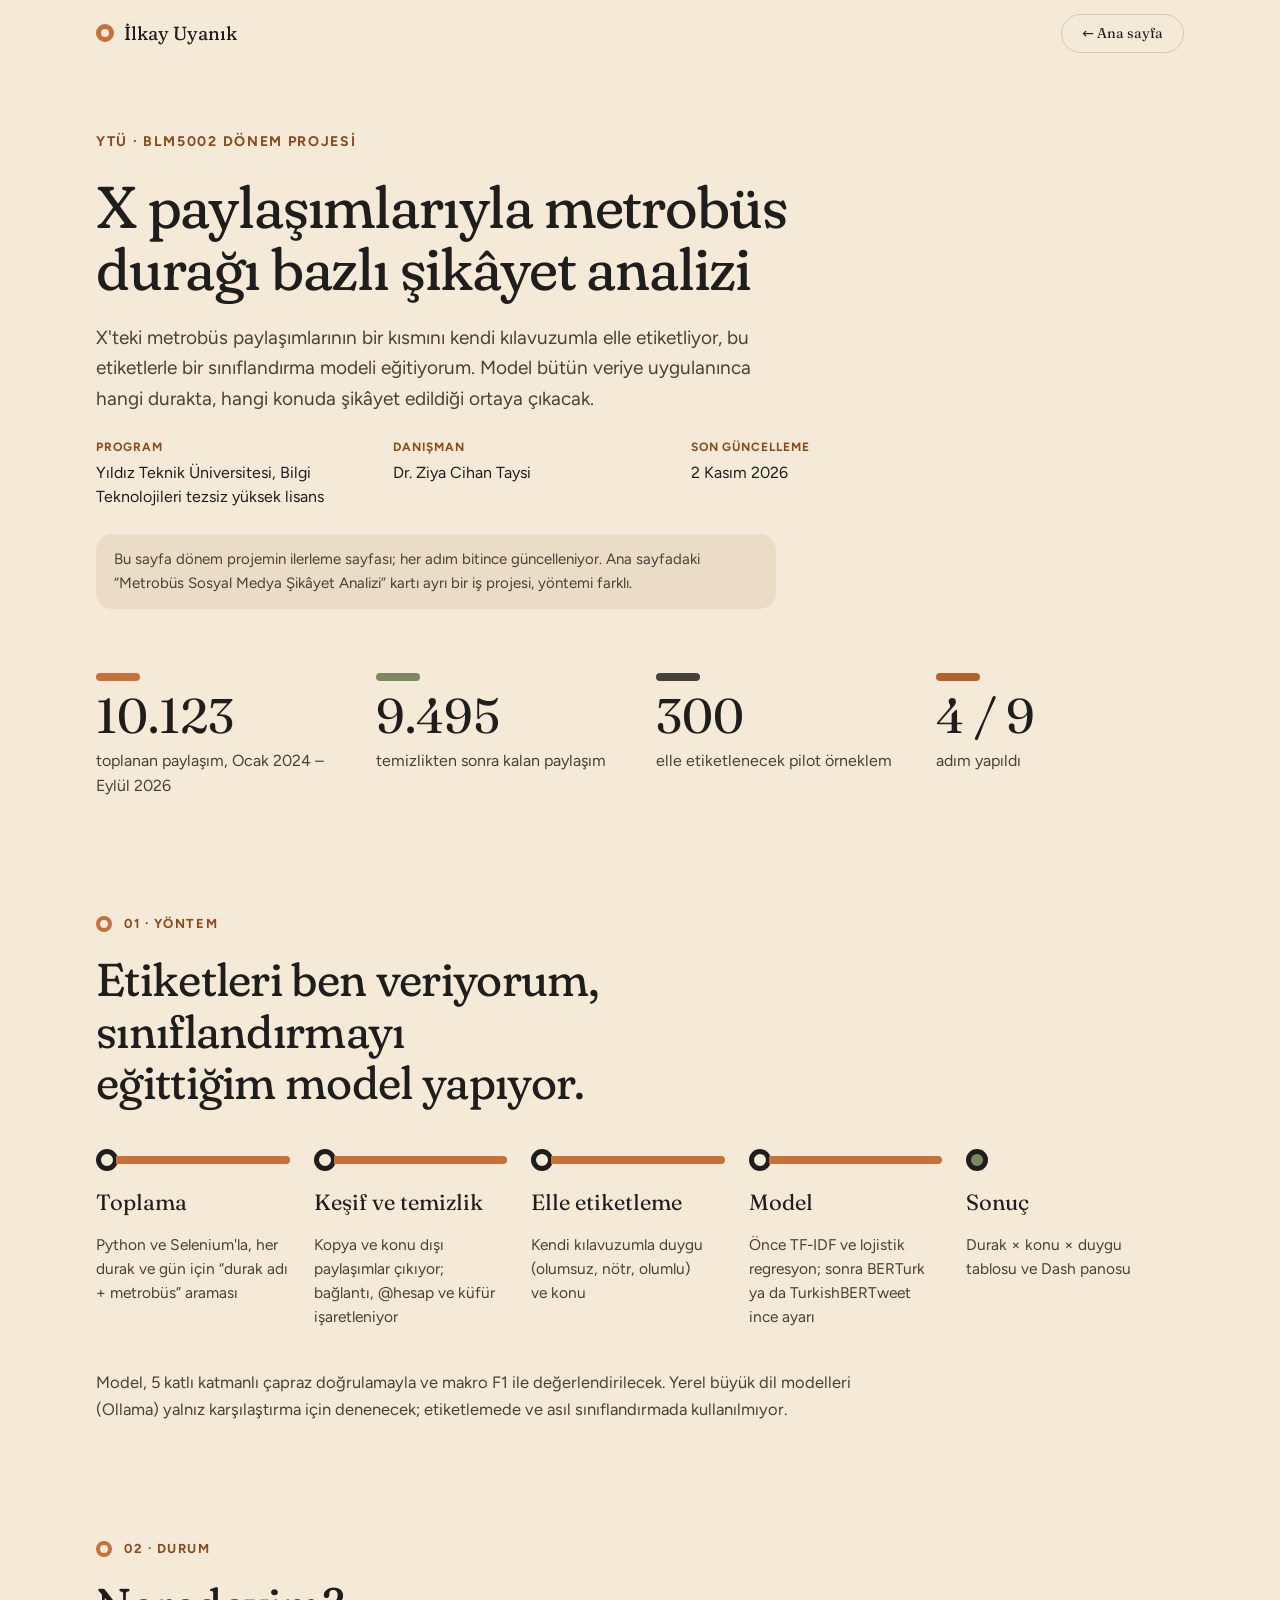
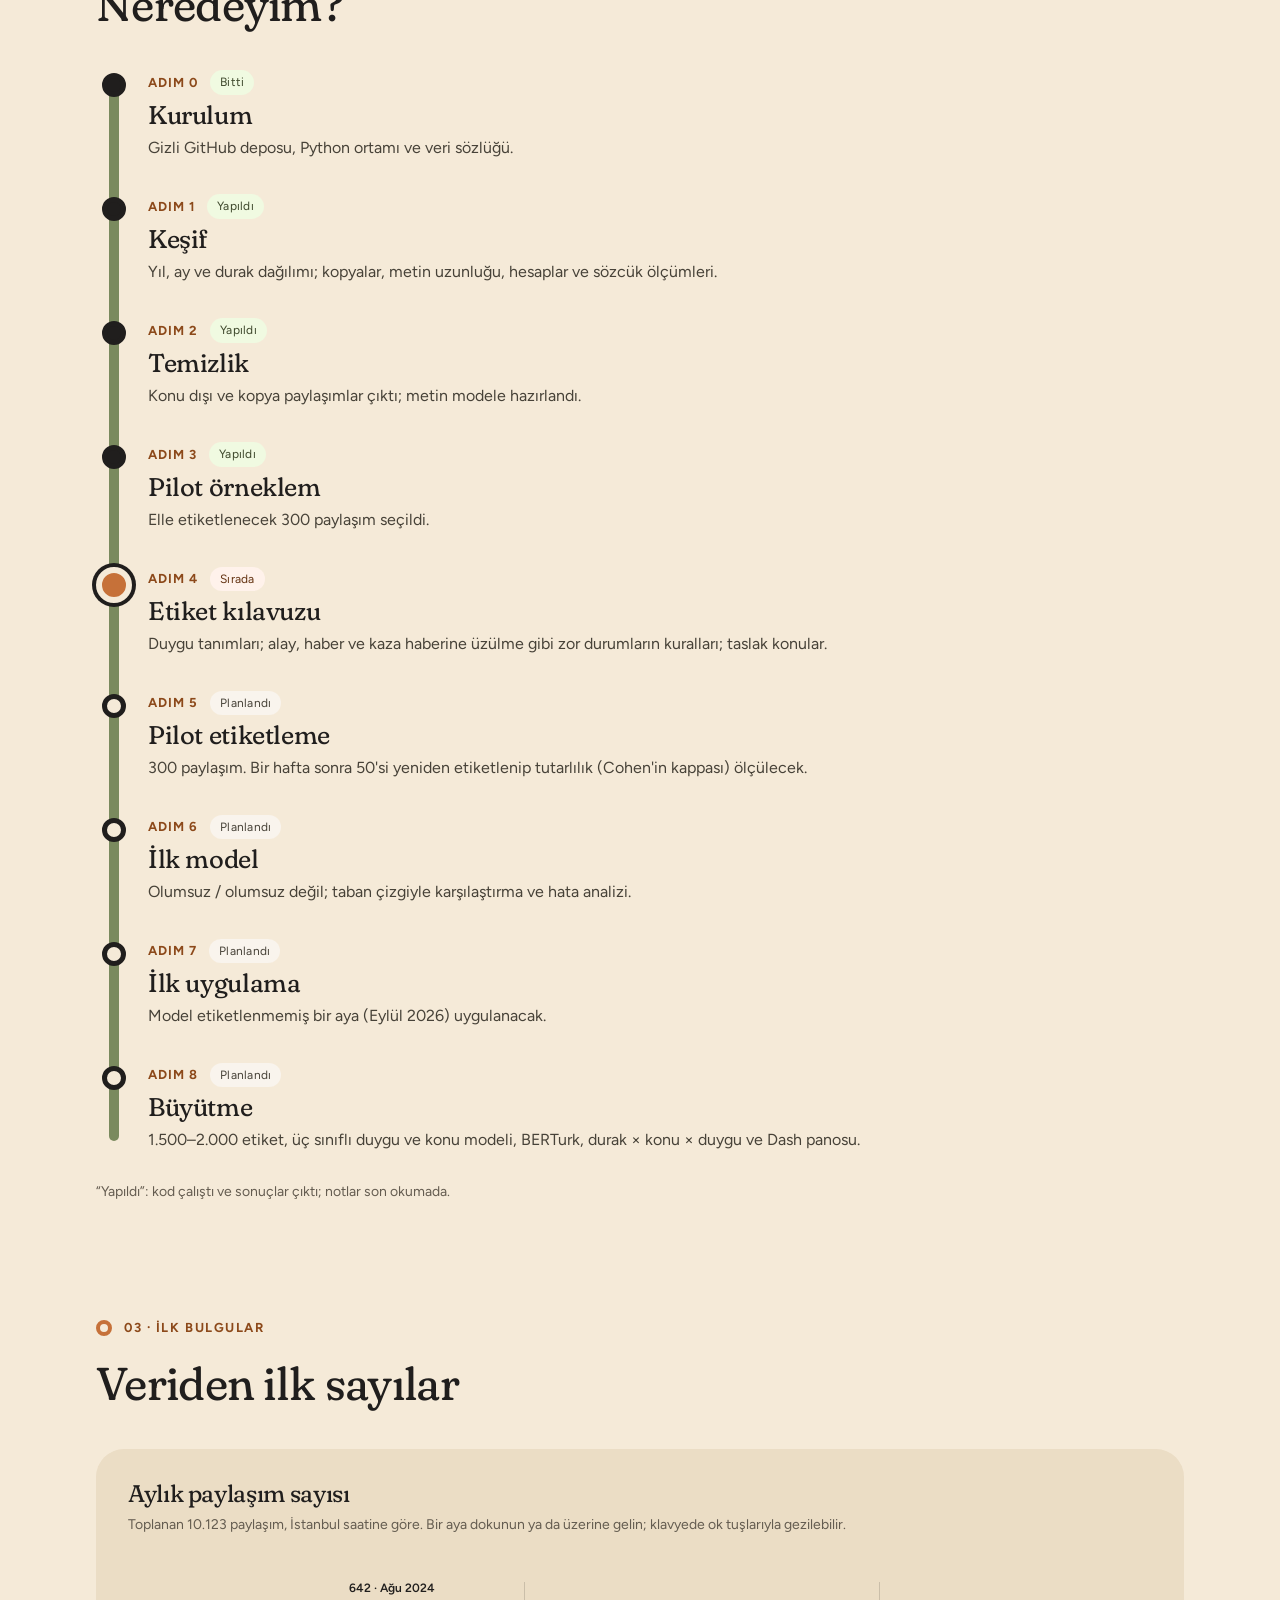
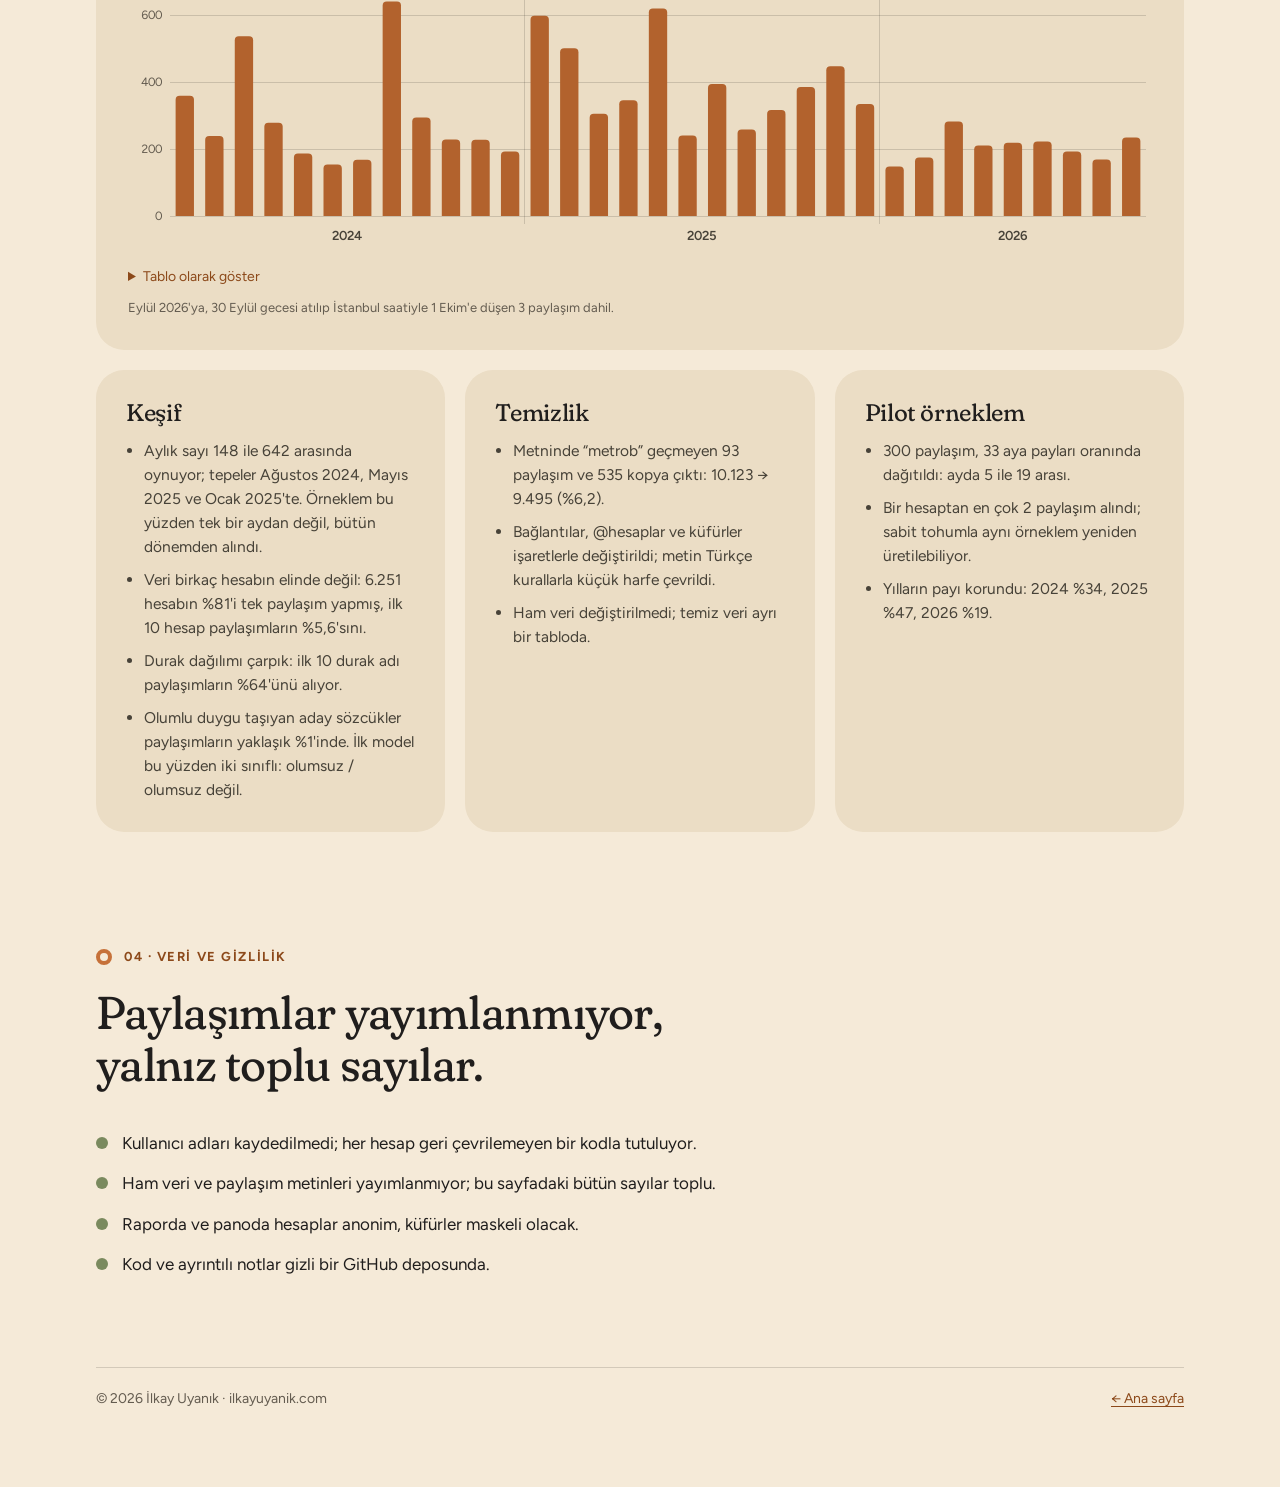
<file: yl-proje/index.html>
<!doctype html>
<html lang="tr">
<head>
<meta charset="utf-8">
<meta name="viewport" content="width=device-width, initial-scale=1">
<title>Metrobüs şikâyet analizi — YL dönem projesi · İlkay Uyanık</title>
<meta name="description" content="YTÜ Bilgi Teknolojileri tezsiz yüksek lisans dönem projesi: X paylaşımlarıyla metrobüs durağı bazlı şikâyet analizi. İlerleme ve ilk bulgular.">
<meta property="og:title" content="X paylaşımlarıyla metrobüs durağı bazlı şikâyet analizi">
<meta property="og:description" content="YTÜ BLM5002 dönem projesi: ilerleme ve ilk bulgular.">
<meta property="og:url" content="https://ilkayuyanik.com/yl-proje/">
<meta name="theme-color" content="#f5ead8">
<link rel="icon" href="data:image/svg+xml,%3Csvg xmlns='http://www.w3.org/2000/svg' viewBox='0 0 32 32'%3E%3Ccircle cx='16' cy='16' r='11' fill='%23f5ead8' stroke='%23c67139' stroke-width='6'/%3E%3C/svg%3E">
<link rel="stylesheet" href="../assets/styles.css">
<style>
html{scroll-behavior:smooth;scroll-padding-top:84px}
body{margin:0;overflow-x:clip;-webkit-font-smoothing:antialiased;text-rendering:optimizeLegibility}
a{color:var(--color-accent-700)} a:hover{color:var(--color-accent-800)}
.btn{white-space:nowrap}
@media (prefers-reduced-motion: reduce){html{scroll-behavior:auto}}
h1,h2,h3,[style*="--font-heading"]{font-variation-settings:'SOFT' 100,'WONK' 1}

.wrap{max-width:1200px;margin:0 auto;padding-inline:clamp(20px,5vw,56px)}
.bolum{padding-top:clamp(72px,9vw,120px)}
.kicker{display:flex;align-items:center;gap:12px;margin:0 0 20px;font-size:13px;font-weight:700;letter-spacing:.12em;text-transform:uppercase;color:var(--color-accent-700)}
.kicker::before{content:"";flex:none;width:16px;height:16px;border-radius:50%;border:4px solid var(--color-accent);background:var(--color-bg)}
.bolum h2{margin:0 0 40px;font-size:clamp(30px,3.6vw,46px);max-width:780px;text-wrap:balance}
.lead{margin:0;font-size:clamp(17px,1.5vw,19px);line-height:1.6;color:var(--color-neutral-800);max-width:680px;text-wrap:pretty}
.metin{margin:0;font-size:16.5px;line-height:1.65;color:var(--color-neutral-800);max-width:760px;text-wrap:pretty}

.kunye{margin:0;display:grid;grid-template-columns:repeat(auto-fit,minmax(min(100%,220px),1fr));gap:18px 32px;max-width:860px}
.kunye dt{margin-bottom:4px;font-size:12px;font-weight:700;letter-spacing:.08em;text-transform:uppercase;color:var(--color-accent-700)}
.kunye dd{margin:0;font-size:16px}
.not{margin:0;padding:14px 18px;border-radius:var(--radius-md);background:var(--color-surface);font-size:15px;color:var(--color-neutral-800);max-width:680px}

.rakamlar{list-style:none;margin:clamp(44px,5vw,72px) 0 0;padding:0;display:grid;grid-template-columns:repeat(auto-fit,minmax(min(100%,180px),1fr));gap:32px}
.rakamlar li{display:flex;flex-direction:column;gap:10px}
.rakamlar .serit{width:44px;height:8px;border-radius:4px}
.rakamlar .sayi{font-family:var(--font-heading);font-size:clamp(36px,3.8vw,50px);line-height:1}
.rakamlar .aciklama{font-size:16px;color:var(--color-neutral-800);max-width:240px}

.hat{list-style:none;margin:0;padding:0;display:grid;grid-template-columns:repeat(auto-fit,minmax(min(100%,170px),1fr));gap:36px 0}
.hat li{display:flex;flex-direction:column;gap:14px;padding-right:24px}
.hat .iz{display:flex;align-items:center}
.hat .nokta{flex:none;width:22px;height:22px;border-radius:50%;border:5px solid var(--color-text);background:var(--color-bg)}
.hat .bag{flex:1;height:8px;margin-left:-2px;border-radius:0 4px 4px 0;background:var(--color-accent)}
.hat strong{font-family:var(--font-heading);font-weight:400;font-size:22px}
.hat span{font-size:15.5px;color:var(--color-neutral-800);text-wrap:pretty}
@media (max-width:480px){.hat{grid-template-columns:1fr}}

.cizelge{position:relative;max-width:780px}
.cizelge::before{content:"";position:absolute;left:13px;top:12px;bottom:12px;width:10px;border-radius:5px;background:var(--color-accent-2)}
.cizelge ol{list-style:none;margin:0;padding:0 0 0 52px;display:flex;flex-direction:column;gap:34px}
.cizelge li{position:relative;display:flex;flex-direction:column;gap:6px}
.cizelge li::before{content:"";position:absolute;left:-46px;top:3px;width:24px;height:24px;border-radius:50%;background:var(--color-bg);border:5px solid var(--color-text)}
.cizelge li.yapildi::before{background:var(--color-text)}
.cizelge li.sirada::before{left:-52px;top:0;width:36px;height:36px;background:var(--color-accent);border:6px solid var(--color-bg);box-shadow:0 0 0 4px var(--color-text)}
.cizelge .ust{display:flex;flex-wrap:wrap;align-items:center;gap:8px 12px}
.cizelge .adim{font-size:13px;font-weight:700;letter-spacing:.08em;text-transform:uppercase;color:var(--color-accent-700)}
.cizelge .tag{font-size:12px}
.cizelge h3{margin:0;font-size:clamp(21px,2vw,26px)}
.cizelge p{margin:0;font-size:16px;color:var(--color-neutral-800);text-wrap:pretty}
.cizelge-not{margin:28px 0 0;font-size:14px;color:var(--color-neutral-700)}

.grafik-kart{background:var(--color-surface);border-radius:var(--radius-lg);padding:clamp(20px,3vw,32px)}
.grafik-kart h3{margin:0 0 6px;font-size:24px}
.grafik-kart .alt{margin:0;font-size:14px;color:var(--color-neutral-700);max-width:720px}
#grafik{position:relative;margin-top:16px;min-height:300px;border-radius:var(--radius-sm);outline-offset:6px}
#grafik svg{display:block;overflow:visible}
.ipucu{position:absolute;display:none;pointer-events:none;transform:translate(-50%,-100%);padding:8px 12px;border-radius:12px;background:var(--color-text);color:var(--color-bg);font-size:13px;line-height:1.35;white-space:nowrap;box-shadow:var(--shadow-md)}
.ipucu strong{display:block;font-size:15px;font-weight:700}
details.tablo{margin-top:14px}
details.tablo summary{cursor:pointer;width:fit-content;font-size:14px;color:var(--color-accent-700)}
details.tablo table{margin-top:10px;max-width:480px;font-variant-numeric:tabular-nums}
details.tablo td,details.tablo thead th:not(:first-child){text-align:right}
details.tablo tbody th{font-size:14px;font-weight:400;letter-spacing:0;text-transform:none;color:var(--color-text);border-bottom:1px solid color-mix(in srgb,var(--color-text) 8%,transparent)}
details.tablo tbody tr:last-child th,details.tablo tbody tr:last-child td{font-weight:700}
.dipnot{margin:10px 0 0;font-size:13px;color:var(--color-neutral-700)}

.kartlar{display:grid;grid-template-columns:repeat(auto-fit,minmax(min(100%,270px),1fr));gap:20px;margin-top:20px}
.kart{display:flex;flex-direction:column;gap:12px;padding:clamp(22px,3vw,30px);border-radius:var(--radius-lg);background:var(--color-surface)}
.kart h3{margin:0;font-size:24px}
.kart ul{margin:0;padding-left:18px;display:flex;flex-direction:column;gap:9px;font-size:15.5px;line-height:1.55;color:var(--color-neutral-800)}

.liste{list-style:none;margin:0;padding:0;display:flex;flex-direction:column;gap:14px;max-width:760px}
.liste li{display:flex;gap:14px;align-items:flex-start;font-size:17px;line-height:1.55}
.liste li::before{content:"";flex:none;width:12px;height:12px;margin-top:7px;border-radius:50%;background:var(--color-accent-2)}
</style>
</head>
<body>
<nav aria-label="Ana menü" style="position:sticky;top:0;z-index:20;background:var(--color-bg)">
  <div class="wrap" style="padding-block:14px;display:flex;align-items:center;justify-content:space-between;gap:20px">
    <a href="../" style="display:flex;align-items:center;gap:10px;text-decoration:none;color:var(--color-text)">
      <span aria-hidden="true" style="width:18px;height:18px;border-radius:50%;border:5px solid var(--color-accent);background:var(--color-bg)"></span>
      <span style="font-family:var(--font-heading);font-size:19px">İlkay Uyanık</span>
    </a>
    <a href="../" class="btn btn-secondary" style="border-radius:999px;padding:10px 20px">← Ana sayfa</a>
  </div>
</nav>

<main id="top">
  <section class="wrap" aria-labelledby="h-baslik" style="padding-top:clamp(24px,5vw,64px)">
    <div style="display:flex;flex-direction:column;gap:24px">
      <span style="font-size:14px;font-weight:700;letter-spacing:.12em;text-transform:uppercase;color:var(--color-accent-700)">YTÜ · BLM5002 dönem projesi</span>
      <h1 id="h-baslik" style="margin:0;max-width:900px;font-size:clamp(36px,4.6vw,62px);line-height:1.04;letter-spacing:-.02em;text-wrap:balance">X paylaşımlarıyla metrobüs durağı bazlı şikâyet analizi</h1>
      <p class="lead">X'teki metrobüs paylaşımlarının bir kısmını kendi kılavuzumla elle etiketliyor, bu etiketlerle bir sınıflandırma modeli eğitiyorum. Model bütün veriye uygulanınca hangi durakta, hangi konuda şikâyet edildiği ortaya çıkacak.</p>
      <dl class="kunye">
        <div><dt>Program</dt><dd>Yıldız Teknik Üniversitesi, Bilgi Teknolojileri tezsiz yüksek lisans</dd></div>
        <div><dt>Danışman</dt><dd>Dr. Ziya Cihan Taysi</dd></div>
        <div><dt>Son güncelleme</dt><dd>2 Kasım 2026</dd></div>
      </dl>
      <p class="not">Bu sayfa dönem projemin ilerleme sayfası; her adım bitince güncelleniyor. Ana sayfadaki “Metrobüs Sosyal Medya Şikâyet Analizi” kartı ayrı bir iş projesi, yöntemi farklı.</p>
    </div>

    <ul aria-label="Öne çıkan rakamlar" class="rakamlar">
      <li><span aria-hidden="true" class="serit" style="background:var(--color-accent)"></span><span class="sayi">10.123</span><span class="aciklama">toplanan paylaşım, Ocak 2024 – Eylül 2026</span></li>
      <li><span aria-hidden="true" class="serit" style="background:var(--color-accent-2)"></span><span class="sayi">9.495</span><span class="aciklama">temizlikten sonra kalan paylaşım</span></li>
      <li><span aria-hidden="true" class="serit" style="background:var(--color-neutral-800)"></span><span class="sayi">300</span><span class="aciklama">elle etiketlenecek pilot örneklem</span></li>
      <li><span aria-hidden="true" class="serit" style="background:var(--color-accent-600)"></span><span class="sayi">4 / 9</span><span class="aciklama">adım yapıldı</span></li>
    </ul>
  </section>

  <section class="wrap bolum" aria-labelledby="h-yontem">
    <p class="kicker">01 · Yöntem</p>
    <h2 id="h-yontem">Etiketleri ben veriyorum, sınıflandırmayı eğittiğim model yapıyor.</h2>
    <ol class="hat">
      <li>
        <div aria-hidden="true" class="iz"><span class="nokta"></span><span class="bag"></span></div>
        <strong>Toplama</strong>
        <span>Python ve Selenium'la, her durak ve gün için “durak adı + metrobüs” araması</span>
      </li>
      <li>
        <div aria-hidden="true" class="iz"><span class="nokta"></span><span class="bag"></span></div>
        <strong>Keşif ve temizlik</strong>
        <span>Kopya ve konu dışı paylaşımlar çıkıyor; bağlantı, @hesap ve küfür işaretleniyor</span>
      </li>
      <li>
        <div aria-hidden="true" class="iz"><span class="nokta"></span><span class="bag"></span></div>
        <strong>Elle etiketleme</strong>
        <span>Kendi kılavuzumla duygu (olumsuz, nötr, olumlu) ve konu</span>
      </li>
      <li>
        <div aria-hidden="true" class="iz"><span class="nokta"></span><span class="bag"></span></div>
        <strong>Model</strong>
        <span>Önce TF-IDF ve lojistik regresyon; sonra BERTurk ya da TurkishBERTweet ince ayarı</span>
      </li>
      <li>
        <div aria-hidden="true" class="iz"><span class="nokta" style="background:var(--color-accent-2)"></span></div>
        <strong>Sonuç</strong>
        <span>Durak × konu × duygu tablosu ve Dash panosu</span>
      </li>
    </ol>
    <p class="metin" style="margin-top:40px">Model, 5 katlı katmanlı çapraz doğrulamayla ve makro F1 ile değerlendirilecek. Yerel büyük dil modelleri (Ollama) yalnız karşılaştırma için denenecek; etiketlemede ve asıl sınıflandırmada kullanılmıyor.</p>
  </section>

  <section class="wrap bolum" aria-labelledby="h-durum">
    <p class="kicker">02 · Durum</p>
    <h2 id="h-durum">Neredeyim?</h2>
    <div class="cizelge">
      <ol>
        <li class="yapildi">
          <div class="ust"><span class="adim">Adım 0</span><span class="tag tag-accent-2">Bitti</span></div>
          <h3>Kurulum</h3>
          <p>Gizli GitHub deposu, Python ortamı ve veri sözlüğü.</p>
        </li>
        <li class="yapildi">
          <div class="ust"><span class="adim">Adım 1</span><span class="tag tag-accent-2">Yapıldı</span></div>
          <h3>Keşif</h3>
          <p>Yıl, ay ve durak dağılımı; kopyalar, metin uzunluğu, hesaplar ve sözcük ölçümleri.</p>
        </li>
        <li class="yapildi">
          <div class="ust"><span class="adim">Adım 2</span><span class="tag tag-accent-2">Yapıldı</span></div>
          <h3>Temizlik</h3>
          <p>Konu dışı ve kopya paylaşımlar çıktı; metin modele hazırlandı.</p>
        </li>
        <li class="yapildi">
          <div class="ust"><span class="adim">Adım 3</span><span class="tag tag-accent-2">Yapıldı</span></div>
          <h3>Pilot örneklem</h3>
          <p>Elle etiketlenecek 300 paylaşım seçildi.</p>
        </li>
        <li class="sirada">
          <div class="ust"><span class="adim">Adım 4</span><span class="tag tag-accent">Sırada</span></div>
          <h3>Etiket kılavuzu</h3>
          <p>Duygu tanımları; alay, haber ve kaza haberine üzülme gibi zor durumların kuralları; taslak konular.</p>
        </li>
        <li>
          <div class="ust"><span class="adim">Adım 5</span><span class="tag tag-neutral">Planlandı</span></div>
          <h3>Pilot etiketleme</h3>
          <p>300 paylaşım. Bir hafta sonra 50'si yeniden etiketlenip tutarlılık (Cohen'in kappası) ölçülecek.</p>
        </li>
        <li>
          <div class="ust"><span class="adim">Adım 6</span><span class="tag tag-neutral">Planlandı</span></div>
          <h3>İlk model</h3>
          <p>Olumsuz / olumsuz değil; taban çizgiyle karşılaştırma ve hata analizi.</p>
        </li>
        <li>
          <div class="ust"><span class="adim">Adım 7</span><span class="tag tag-neutral">Planlandı</span></div>
          <h3>İlk uygulama</h3>
          <p>Model etiketlenmemiş bir aya (Eylül 2026) uygulanacak.</p>
        </li>
        <li>
          <div class="ust"><span class="adim">Adım 8</span><span class="tag tag-neutral">Planlandı</span></div>
          <h3>Büyütme</h3>
          <p>1.500–2.000 etiket, üç sınıflı duygu ve konu modeli, BERTurk, durak × konu × duygu ve Dash panosu.</p>
        </li>
      </ol>
    </div>
    <p class="cizelge-not">“Yapıldı”: kod çalıştı ve sonuçlar çıktı; notlar son okumada.</p>
  </section>

  <section class="wrap bolum" aria-labelledby="h-bulgu">
    <p class="kicker">03 · İlk bulgular</p>
    <h2 id="h-bulgu">Veriden ilk sayılar</h2>

    <figure class="grafik-kart">
      <h3>Aylık paylaşım sayısı</h3>
      <p class="alt">Toplanan 10.123 paylaşım, İstanbul saatine göre. Bir aya dokunun ya da üzerine gelin; klavyede ok tuşlarıyla gezilebilir.</p>
      <div id="grafik" tabindex="0" aria-label="Aylık paylaşım grafiği. Sol ve sağ ok tuşlarıyla aylar arasında gezilebilir; aynı sayılar aşağıdaki tabloda.">
        <div id="ipucu" class="ipucu" role="status" aria-live="polite"></div>
      </div>
      <details class="tablo">
        <summary>Tablo olarak göster</summary>
        <table class="table">
          <thead><tr><th scope="col">Ay</th><th scope="col">2024</th><th scope="col">2025</th><th scope="col">2026</th></tr></thead>
          <tbody>
            <tr><th scope="row">Ocak</th><td>360</td><td>599</td><td>148</td></tr>
            <tr><th scope="row">Şubat</th><td>239</td><td>502</td><td>175</td></tr>
            <tr><th scope="row">Mart</th><td>538</td><td>306</td><td>283</td></tr>
            <tr><th scope="row">Nisan</th><td>279</td><td>346</td><td>211</td></tr>
            <tr><th scope="row">Mayıs</th><td>187</td><td>621</td><td>219</td></tr>
            <tr><th scope="row">Haziran</th><td>154</td><td>241</td><td>223</td></tr>
            <tr><th scope="row">Temmuz</th><td>168</td><td>395</td><td>193</td></tr>
            <tr><th scope="row">Ağustos</th><td>642</td><td>259</td><td>169</td></tr>
            <tr><th scope="row">Eylül</th><td>295</td><td>317</td><td>235</td></tr>
            <tr><th scope="row">Ekim</th><td>229</td><td>386</td><td>—</td></tr>
            <tr><th scope="row">Kasım</th><td>228</td><td>448</td><td>—</td></tr>
            <tr><th scope="row">Aralık</th><td>193</td><td>335</td><td>—</td></tr>
            <tr><th scope="row">Toplam</th><td>3.512</td><td>4.755</td><td>1.856</td></tr>
          </tbody>
        </table>
      </details>
      <p class="dipnot">Eylül 2026'ya, 30 Eylül gecesi atılıp İstanbul saatiyle 1 Ekim'e düşen 3 paylaşım dahil.</p>
    </figure>

    <div class="kartlar">
      <article class="kart">
        <h3>Keşif</h3>
        <ul>
          <li>Aylık sayı 148 ile 642 arasında oynuyor; tepeler Ağustos 2024, Mayıs 2025 ve Ocak 2025'te. Örneklem bu yüzden tek bir aydan değil, bütün dönemden alındı.</li>
          <li>Veri birkaç hesabın elinde değil: 6.251 hesabın %81'i tek paylaşım yapmış, ilk 10 hesap paylaşımların %5,6'sını.</li>
          <li>Durak dağılımı çarpık: ilk 10 durak adı paylaşımların %64'ünü alıyor.</li>
          <li>Olumlu duygu taşıyan aday sözcükler paylaşımların yaklaşık %1'inde. İlk model bu yüzden iki sınıflı: olumsuz / olumsuz değil.</li>
        </ul>
      </article>
      <article class="kart">
        <h3>Temizlik</h3>
        <ul>
          <li>Metninde “metrob” geçmeyen 93 paylaşım ve 535 kopya çıktı: 10.123 → 9.495 (%6,2).</li>
          <li>Bağlantılar, @hesaplar ve küfürler işaretlerle değiştirildi; metin Türkçe kurallarla küçük harfe çevrildi.</li>
          <li>Ham veri değiştirilmedi; temiz veri ayrı bir tabloda.</li>
        </ul>
      </article>
      <article class="kart">
        <h3>Pilot örneklem</h3>
        <ul>
          <li>300 paylaşım, 33 aya payları oranında dağıtıldı: ayda 5 ile 19 arası.</li>
          <li>Bir hesaptan en çok 2 paylaşım alındı; sabit tohumla aynı örneklem yeniden üretilebiliyor.</li>
          <li>Yılların payı korundu: 2024 %34, 2025 %47, 2026 %19.</li>
        </ul>
      </article>
    </div>
  </section>

  <section class="wrap bolum" aria-labelledby="h-gizlilik" style="padding-bottom:clamp(48px,6vw,80px)">
    <p class="kicker">04 · Veri ve gizlilik</p>
    <h2 id="h-gizlilik">Paylaşımlar yayımlanmıyor, yalnız toplu sayılar.</h2>
    <ul class="liste">
      <li>Kullanıcı adları kaydedilmedi; her hesap geri çevrilemeyen bir kodla tutuluyor.</li>
      <li>Ham veri ve paylaşım metinleri yayımlanmıyor; bu sayfadaki bütün sayılar toplu.</li>
      <li>Raporda ve panoda hesaplar anonim, küfürler maskeli olacak.</li>
      <li>Kod ve ayrıntılı notlar gizli bir GitHub deposunda.</li>
    </ul>
    <footer style="display:flex;flex-wrap:wrap;justify-content:space-between;gap:12px;margin-top:clamp(56px,7vw,96px);padding-top:20px;border-top:1px solid var(--color-divider);font-size:14px;color:var(--color-neutral-700)">
      <span>© 2026 İlkay Uyanık · ilkayuyanik.com</span>
      <a href="../">← Ana sayfa</a>
    </footer>
  </section>
</main>

<script>
(function () {
  var AY = ['Ocak', 'Şubat', 'Mart', 'Nisan', 'Mayıs', 'Haziran', 'Temmuz', 'Ağustos', 'Eylül', 'Ekim', 'Kasım', 'Aralık'];
  var KISA = ['Oca', 'Şub', 'Mar', 'Nis', 'May', 'Haz', 'Tem', 'Ağu', 'Eyl', 'Eki', 'Kas', 'Ara'];
  // Toplanan paylaşımların aylık sayısı, İstanbul saatine göre (Ocak 2024 – Eylül 2026).
  // Eylül 2026'ya, 1 Ekim'e düşen 3 paylaşım dahil. Aynı sayılar sayfadaki tabloda da var.
  var SAYI = [360, 239, 538, 279, 187, 154, 168, 642, 295, 229, 228, 193,
              599, 502, 306, 346, 621, 241, 395, 259, 317, 386, 448, 335,
              148, 175, 283, 211, 219, 223, 193, 169, 235];
  var veri = SAYI.map(function (n, i) { return { yil: 2024 + Math.floor(i / 12), ay: i % 12, n: n }; });
  var enCok = 0;
  veri.forEach(function (d, i) { if (d.n > veri[enCok].n) enCok = i; });

  var kutu = document.getElementById('grafik');
  var ipucu = document.getElementById('ipucu');
  var NS = 'http://www.w3.org/2000/svg';
  var RENK = 'var(--color-accent-600)', SECILI_RENK = 'var(--color-accent-800)';
  var olcu = null, secili = -1;

  function yap(ad, oz, stil) {
    var e = document.createElementNS(NS, ad);
    for (var k in oz) e.setAttribute(k, oz[k]);
    if (stil) e.setAttribute('style', stil);
    return e;
  }
  function yazi(x, y, metin, oz, stil) {
    var t = yap('text', oz, stil);
    t.setAttribute('x', x);
    t.setAttribute('y', y);
    t.textContent = metin;
    return t;
  }

  function ciz() {
    var W = kutu.clientWidth;
    if (!W) return;
    var H = 300, m = { t: 30, r: 6, b: 36, l: 42 };
    var pw = W - m.l - m.r, ph = H - m.t - m.b, ust = 700;
    var y = function (v) { return m.t + ph - (v / ust) * ph; };
    var dilim = pw / veri.length;
    var en = Math.max(3, Math.min(24, dilim * 0.62));
    var eksenYazisi = 'font-family:var(--font-body);font-size:12px;fill:var(--color-neutral-700);font-variant-numeric:tabular-nums';
    var svg = yap('svg', { width: W, height: H, viewBox: '0 0 ' + W + ' ' + H, 'aria-hidden': 'true', focusable: 'false' });

    [0, 200, 400, 600].forEach(function (t) {
      svg.appendChild(yap('line', { x1: m.l, x2: W - m.r, y1: y(t), y2: y(t), 'shape-rendering': 'crispEdges' }, 'stroke:var(--color-divider);stroke-width:1'));
      svg.appendChild(yazi(m.l - 8, y(t) + 4, String(t), { 'text-anchor': 'end' }, eksenYazisi));
    });

    [[0, 12, '2024'], [12, 12, '2025'], [24, 9, '2026']].forEach(function (p) {
      var x0 = m.l + p[0] * dilim;
      if (p[0] > 0) svg.appendChild(yap('line', { x1: x0, x2: x0, y1: m.t, y2: H - m.b + 8, 'shape-rendering': 'crispEdges' }, 'stroke:var(--color-divider);stroke-width:1'));
      svg.appendChild(yazi(x0 + p[1] * dilim / 2, H - m.b + 24, p[2], { 'text-anchor': 'middle' },
        'font-family:var(--font-body);font-size:13px;font-weight:600;fill:var(--color-neutral-800)'));
    });

    var cubuklar = veri.map(function (d, i) {
      var x = m.l + i * dilim + (dilim - en) / 2, tepe = y(d.n), taban = y(0), r = Math.min(4, en / 2, taban - tepe);
      var yol = 'M' + x + ',' + taban + 'V' + (tepe + r) + 'Q' + x + ',' + tepe + ' ' + (x + r) + ',' + tepe +
                'H' + (x + en - r) + 'Q' + (x + en) + ',' + tepe + ' ' + (x + en) + ',' + (tepe + r) + 'V' + taban + 'Z';
      return svg.appendChild(yap('path', { d: yol }, 'fill:' + RENK));
    });

    var d = veri[enCok];
    svg.appendChild(yazi(m.l + (enCok + 0.5) * dilim, y(d.n) - 9, d.n + ' · ' + KISA[d.ay] + ' ' + d.yil, { 'text-anchor': 'middle' },
      'font-family:var(--font-body);font-size:12px;font-weight:600;fill:var(--color-text)'));

    kutu.replaceChildren(svg, ipucu);
    olcu = { m: m, dilim: dilim, y: y, cubuklar: cubuklar, W: W };
    if (secili >= 0) goster(secili);
  }

  function goster(i) {
    if (!olcu) return;
    secili = i;
    olcu.cubuklar.forEach(function (c, k) { c.style.fill = k === i ? SECILI_RENK : RENK; });
    var d = veri[i];
    var deger = document.createElement('strong');
    deger.textContent = d.n + ' paylaşım';
    var ad = document.createElement('span');
    ad.textContent = AY[d.ay] + ' ' + d.yil;
    ipucu.replaceChildren(deger, ad);
    var x = olcu.m.l + (i + 0.5) * olcu.dilim;
    ipucu.style.left = Math.min(Math.max(x, 64), olcu.W - 64) + 'px';
    ipucu.style.top = (olcu.y(d.n) - 12) + 'px';
    ipucu.style.display = 'block';
  }

  function gizle() {
    secili = -1;
    if (olcu) olcu.cubuklar.forEach(function (c) { c.style.fill = RENK; });
    ipucu.style.display = 'none';
  }

  function siraBul(olay) {
    var x = olay.clientX - kutu.getBoundingClientRect().left - olcu.m.l;
    return Math.min(veri.length - 1, Math.max(0, Math.floor(x / olcu.dilim)));
  }

  kutu.addEventListener('pointermove', function (e) { if (olcu) goster(siraBul(e)); });
  kutu.addEventListener('pointerdown', function (e) { if (olcu) goster(siraBul(e)); });
  kutu.addEventListener('pointerleave', function (e) { if (e.pointerType === 'mouse') gizle(); });
  document.addEventListener('pointerdown', function (e) { if (!kutu.contains(e.target)) gizle(); });
  kutu.addEventListener('focus', function () { goster(secili >= 0 ? secili : enCok); });
  kutu.addEventListener('blur', gizle);
  kutu.addEventListener('keydown', function (e) {
    if (e.key === 'ArrowRight' || e.key === 'ArrowLeft') {
      e.preventDefault();
      var i = (secili < 0 ? enCok : secili) + (e.key === 'ArrowRight' ? 1 : -1);
      goster(Math.min(veri.length - 1, Math.max(0, i)));
    } else if (e.key === 'Escape') {
      gizle();
    }
  });

  if ('ResizeObserver' in window) new ResizeObserver(ciz).observe(kutu);
  else window.addEventListener('resize', ciz);
  ciz();
})();
</script>
</body>
</html>
</file>
<file: assets/styles.css>
/* Organic — design-system tokens and component classes. This file is the source of truth for the system's look; retune it here and see readme.md. */
@import url('https://fonts.googleapis.com/css2?family=Fraunces:opsz,wght,SOFT,WONK@9..144,800,100,1&family=Figtree:wght@400;600;700&display=swap');

:root {
  --color-bg: #f5ead8;
  --color-surface: #ebddc5;
  --color-text: #201e1d;
  --color-accent: #c67139;
  --color-accent-2: #7a8a5e;
  --color-divider: color-mix(in srgb, #201e1d 16%, transparent);

  /* Tonal ramps — generated in OKLCH on one shared lightness scale, so the
     same step of any role matches the others in visual value. */
  --color-neutral-100: #f9f4ed;
  --color-neutral-200: #eee7db;
  --color-neutral-300: #dcd3c4;
  --color-neutral-400: #c0b6a5;
  --color-neutral-500: #a19786;
  --color-neutral-600: #82796a;
  --color-neutral-700: #645c50;
  --color-neutral-800: #474238;
  --color-neutral-900: #2e2b25;

  --color-accent-100: #fff2eb;
  --color-accent-200: #ffe1d0;
  --color-accent-300: #ffc6a5;
  --color-accent-400: #f6a06b;
  --color-accent-500: #d67f48;
  --color-accent-600: #b2622d;
  --color-accent-700: #8c491a;
  --color-accent-800: #643312;
  --color-accent-900: #402310;

  --color-accent-2-100: #f0fae1;
  --color-accent-2-200: #e1eecc;
  --color-accent-2-300: #ccdbb2;
  --color-accent-2-400: #aebf92;
  --color-accent-2-500: #8fa073;
  --color-accent-2-600: #728157;
  --color-accent-2-700: #56633f;
  --color-accent-2-800: #3d472b;
  --color-accent-2-900: #272e1b;

  --font-heading: 'Fraunces', system-ui, sans-serif;
  --font-heading-weight: 400;
  --font-body: "Figtree", system-ui, sans-serif;

  --space-1: 4.4px;
  --space-2: 8.8px;
  --space-3: 13.2px;
  --space-4: 17.6px;
  --space-6: 26.4px;
  --space-8: 35.2px;

  --radius-sm: 8px;
  --radius-md: 16px;
  --radius-lg: 28px;

  /* Elevation — derived from the ground: soft ink-tinted shadows on a
     light theme, a hairline edge + ambient darkness on a dark one. */
  --shadow-sm: 0 1px 2px color-mix(in srgb, #2e2b25 14%, transparent);
  --shadow-md: 0 3px 10px color-mix(in srgb, #2e2b25 16%, transparent);
  --shadow-lg: 0 12px 32px color-mix(in srgb, #2e2b25 22%, transparent);
}

body {
  background: var(--color-bg);
  color: var(--color-text);
  font-family: var(--font-body);
}
h1, h2, h3, h4 { font-family: var(--font-heading); font-weight: var(--font-heading-weight); }

.washed{filter:saturate(0.6) contrast(0.85) brightness(1.1) opacity(0.94)}

/* ══════════════════════════════════════════════════════════════════════════
   Components — built with the tokens above. Plain CSS
   on plain HTML: no JavaScript, no build step. Each class is documented in
   readme.md and demonstrated in foundations/ and components/.
   ══════════════════════════════════════════════════════════════════════ */

*, *::before, *::after { box-sizing: border-box; }
body { margin: 0; font-size: 15px; line-height: 1.55; font-weight: 400; }
h1, h2, h3, h4, h5, h6 {
  font-family: var(--font-heading); font-weight: var(--font-heading-weight);
  line-height: 1.12; letter-spacing: -0.015em; margin: 0 0 var(--space-2);
}
h1 { font-size: 42px; }
h2 { font-size: 32px; }
h3 { font-size: 25px; }
h4 { font-size: 20px; }
h5 { font-size: 16px; }
h6 { font-size: 13px; }
h6 { letter-spacing: 0.08em; text-transform: uppercase; }
p { margin: 0 0 var(--space-3); }
a { color: var(--color-accent); text-underline-offset: 3px; }
img { display: block; max-width: 100%; }
figure { margin: 0; }
figcaption {
  font-size: 11px; margin-top: var(--space-1);
  color: color-mix(in srgb, var(--color-text) 55%, transparent);
}
.text-muted { color: color-mix(in srgb, var(--color-text) 55%, transparent); }
:focus { outline: none; }
:focus-visible { outline: 2px solid var(--color-accent); outline-offset: 2px; }
::selection { background: color-mix(in srgb, var(--color-accent) 30%, transparent); }

/* — rules — */
.hr {
  height: 1px; border: 0; margin: var(--space-4) 0;
  background: var(--color-divider);
}

/* — buttons — */
.btn {
  display: inline-flex; align-items: center; justify-content: center; gap: 6px;
  cursor: pointer; text-decoration: none;
  font-family: var(--font-heading); font-weight: var(--font-heading-weight);
  font-size: 14px; line-height: 1.2; color: var(--color-text); /* matches the .input's 14px —
     the pair sits side by side in sign-up rows */
  background: transparent; border: 1px solid transparent;
  padding: var(--space-2) calc(var(--space-3) * 1.2);
  border-radius: var(--radius-md);
}
.btn svg { display: block; }
.btn:disabled { opacity: 0.45; cursor: not-allowed; }
.btn-primary { background: var(--color-accent); color: var(--color-bg); }
.btn-primary:hover { background: var(--color-accent-600); }
.btn-primary:active { background: var(--color-accent-700); }
.btn-secondary { border-color: var(--color-divider); }
.btn-secondary:hover { background: color-mix(in srgb, var(--color-text) 7%, transparent); }
.btn-secondary:active { background: color-mix(in srgb, var(--color-text) 14%, transparent); }
.btn-ghost { color: var(--color-accent); padding-inline: var(--space-1); }
.btn-ghost:hover { background: color-mix(in srgb, var(--color-accent) 10%, transparent); }
.btn-ghost:active { background: color-mix(in srgb, var(--color-accent) 18%, transparent); }
.btn-icon { width: 36px; height: 36px; padding: 0; }
.btn-block { width: 100%; margin-top: var(--space-2); }

/* — forms — */
.field > label {
  display: block; font-size: 12px; margin-bottom: 5px;
  color: color-mix(in srgb, var(--color-text) 70%, transparent);
}
.input {
  width: 100%; min-height: 36px; padding: 6px 10px; font: inherit;
  font-size: 14px; color: var(--color-text); caret-color: var(--color-accent);
  background: var(--color-surface);
  border: 1px solid var(--color-divider); border-radius: var(--radius-md);
}
.input:hover { border-color: color-mix(in srgb, var(--color-text) 45%, transparent); }
.input:focus-visible { border-color: var(--color-accent); outline-offset: 0; }
textarea.input { min-height: 90px; resize: vertical; }
.radio { display: inline-flex; align-items: center; gap: 8px; cursor: pointer; font-size: 14px; }
.radio input, .seg-opt input {
  position: absolute; opacity: 0; width: 0; height: 0; pointer-events: none;
}
.radio .dot {
  width: 16px; height: 16px; flex: none; border-radius: 50%;
  border: 1.5px solid var(--color-divider);
}
.radio:hover .dot { border-color: var(--color-accent); }
.radio input:checked + .dot {
  border-color: var(--color-accent); background: var(--color-accent);
  box-shadow: inset 0 0 0 4px var(--color-bg);
}
.radio input:focus-visible + .dot { outline: 2px solid var(--color-accent); outline-offset: 2px; }
.seg {
  display: inline-flex; overflow: hidden;
  border: 1px solid var(--color-divider); border-radius: var(--radius-md);
}
.seg-opt {
  display: inline-flex; align-items: center; gap: 6px;
  padding: 7px 12px; font-size: 13px; cursor: pointer;
}
.seg-opt + .seg-opt { border-left: 1px solid var(--color-divider); }
.seg-opt:has(input:checked) { background: var(--color-accent); color: var(--color-bg); }
.seg-opt:not(:has(input:checked)):hover { background: color-mix(in srgb, var(--color-text) 7%, transparent); }
.seg-opt:has(input:focus-visible) { outline: 2px solid var(--color-accent); outline-offset: -2px; }

/* — cards — */
.card {
  display: flex; flex-direction: column; gap: var(--space-2);
  padding: var(--space-3); border-radius: var(--radius-md); background: var(--color-surface);
}
.card-kicker { font-size: 10px; letter-spacing: 0.1em; text-transform: uppercase; color: var(--color-accent); }
.card-title {
  font-family: var(--font-heading); font-weight: var(--font-heading-weight);
  font-size: 17px; line-height: 1.2;
}
.card-body { margin: 0; font-size: 13px; opacity: 0.8; flex: 1; }
.card-meta {
  display: flex; align-items: center; gap: 6px; font-size: 11px;
  color: color-mix(in srgb, var(--color-text) 50%, transparent);
}
.elev-sm { box-shadow: var(--shadow-sm); }
.elev-md { box-shadow: var(--shadow-md); }
.elev-lg { box-shadow: var(--shadow-lg); }

/* — tags — */
.tag {
  display: inline-flex; align-items: center; font-size: 11px;
  letter-spacing: 0.02em; padding: 3px 10px;
  border-radius: calc(var(--radius-md) * 0.75);
}
.tag-accent { background: var(--color-accent-100); color: var(--color-accent-800); }
.tag-accent-2 { background: var(--color-accent-2-100); color: var(--color-accent-2-800); }
.tag-neutral { background: var(--color-neutral-100); color: var(--color-neutral-800); }
.tag-outline { border: 1px solid var(--color-accent); color: var(--color-accent); }

/* — navigation — */
.nav {
  display: flex; align-items: center; gap: var(--space-4);
  padding: var(--space-3) var(--space-4);
  border-bottom: none;
}
.nav-brand {
  font-family: var(--font-heading); font-weight: var(--font-heading-weight);
  font-size: 18px; margin-right: auto;
}
.nav a { color: inherit; text-decoration: none; font-size: 14px; }
.nav a:hover, .nav a[aria-current='page'] { color: var(--color-accent); }

/* — tables — */
.table { width: 100%; border-collapse: collapse; font-size: 14px; }
.table th {
  text-align: left; font-size: 11px; letter-spacing: 0.08em; text-transform: uppercase;
  color: color-mix(in srgb, var(--color-text) 60%, transparent);
  padding: var(--space-2); border-bottom: 1px solid var(--color-divider);
}
.table td {
  padding: var(--space-2);
  border-bottom: 1px solid color-mix(in srgb, var(--color-text) 8%, transparent);
}
.table tbody tr:hover { background: color-mix(in srgb, var(--color-text) 4%, transparent); }

/* — dialog — */
.dialog-backdrop {
  position: fixed; inset: 0; display: grid; place-items: center;
  padding: var(--space-4);
  background: color-mix(in srgb, var(--color-neutral-900) 50%, transparent);
}
.dialog {
  width: min(440px, 100%); display: flex; flex-direction: column; gap: var(--space-3);
  padding: var(--space-4); border-radius: var(--radius-lg);
  background: var(--color-surface); box-shadow: var(--shadow-lg);
}
.dialog-title {
  font-family: var(--font-heading); font-weight: var(--font-heading-weight);
  font-size: 20px;
}
.dialog-body { font-size: 14px; opacity: 0.85; }
.dialog-actions { display: flex; justify-content: flex-end; gap: var(--space-2); margin-top: var(--space-2); }

/* — rounded frame: everything softens, small controls go pill — */
.card, .dialog { border-radius: calc(var(--radius-lg) * 1.15); }
.btn, .tag, .seg, .input { border-radius: 999px; }
.input { padding-inline: 14px; }
</file>
